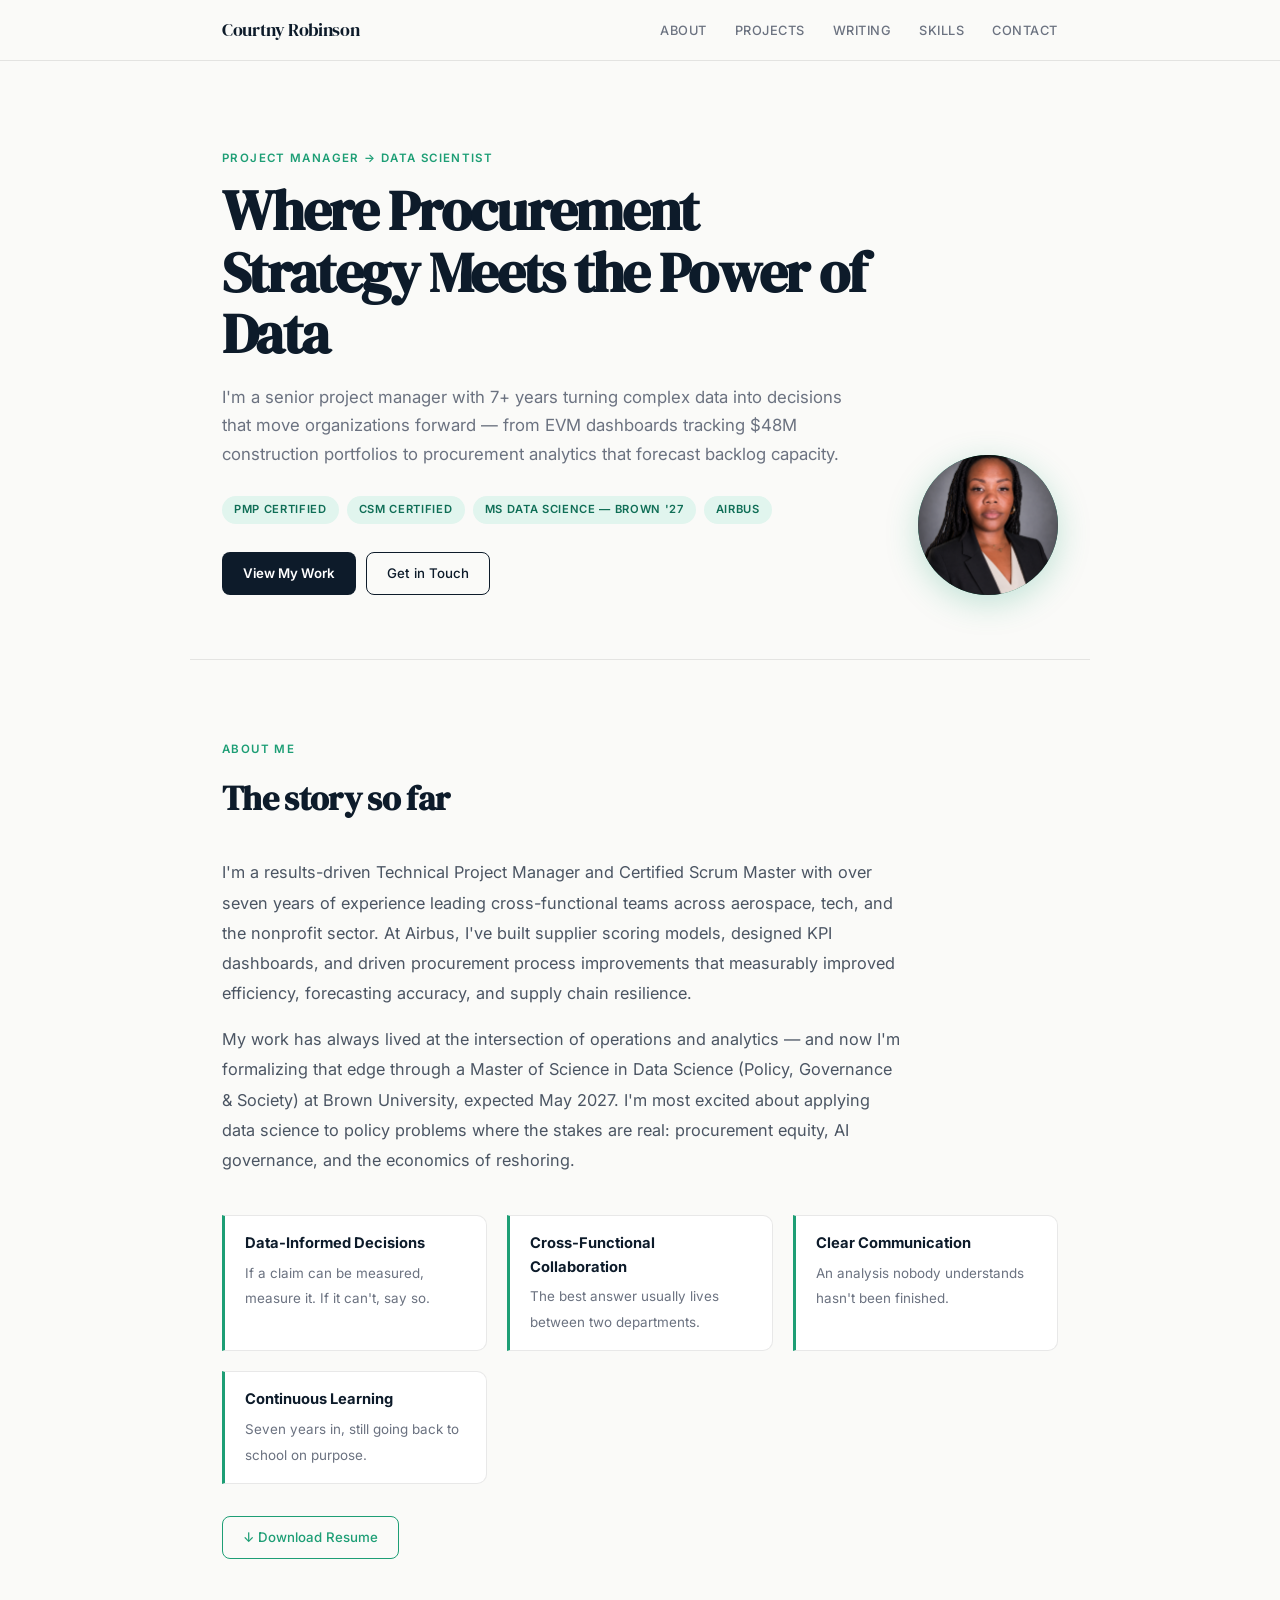
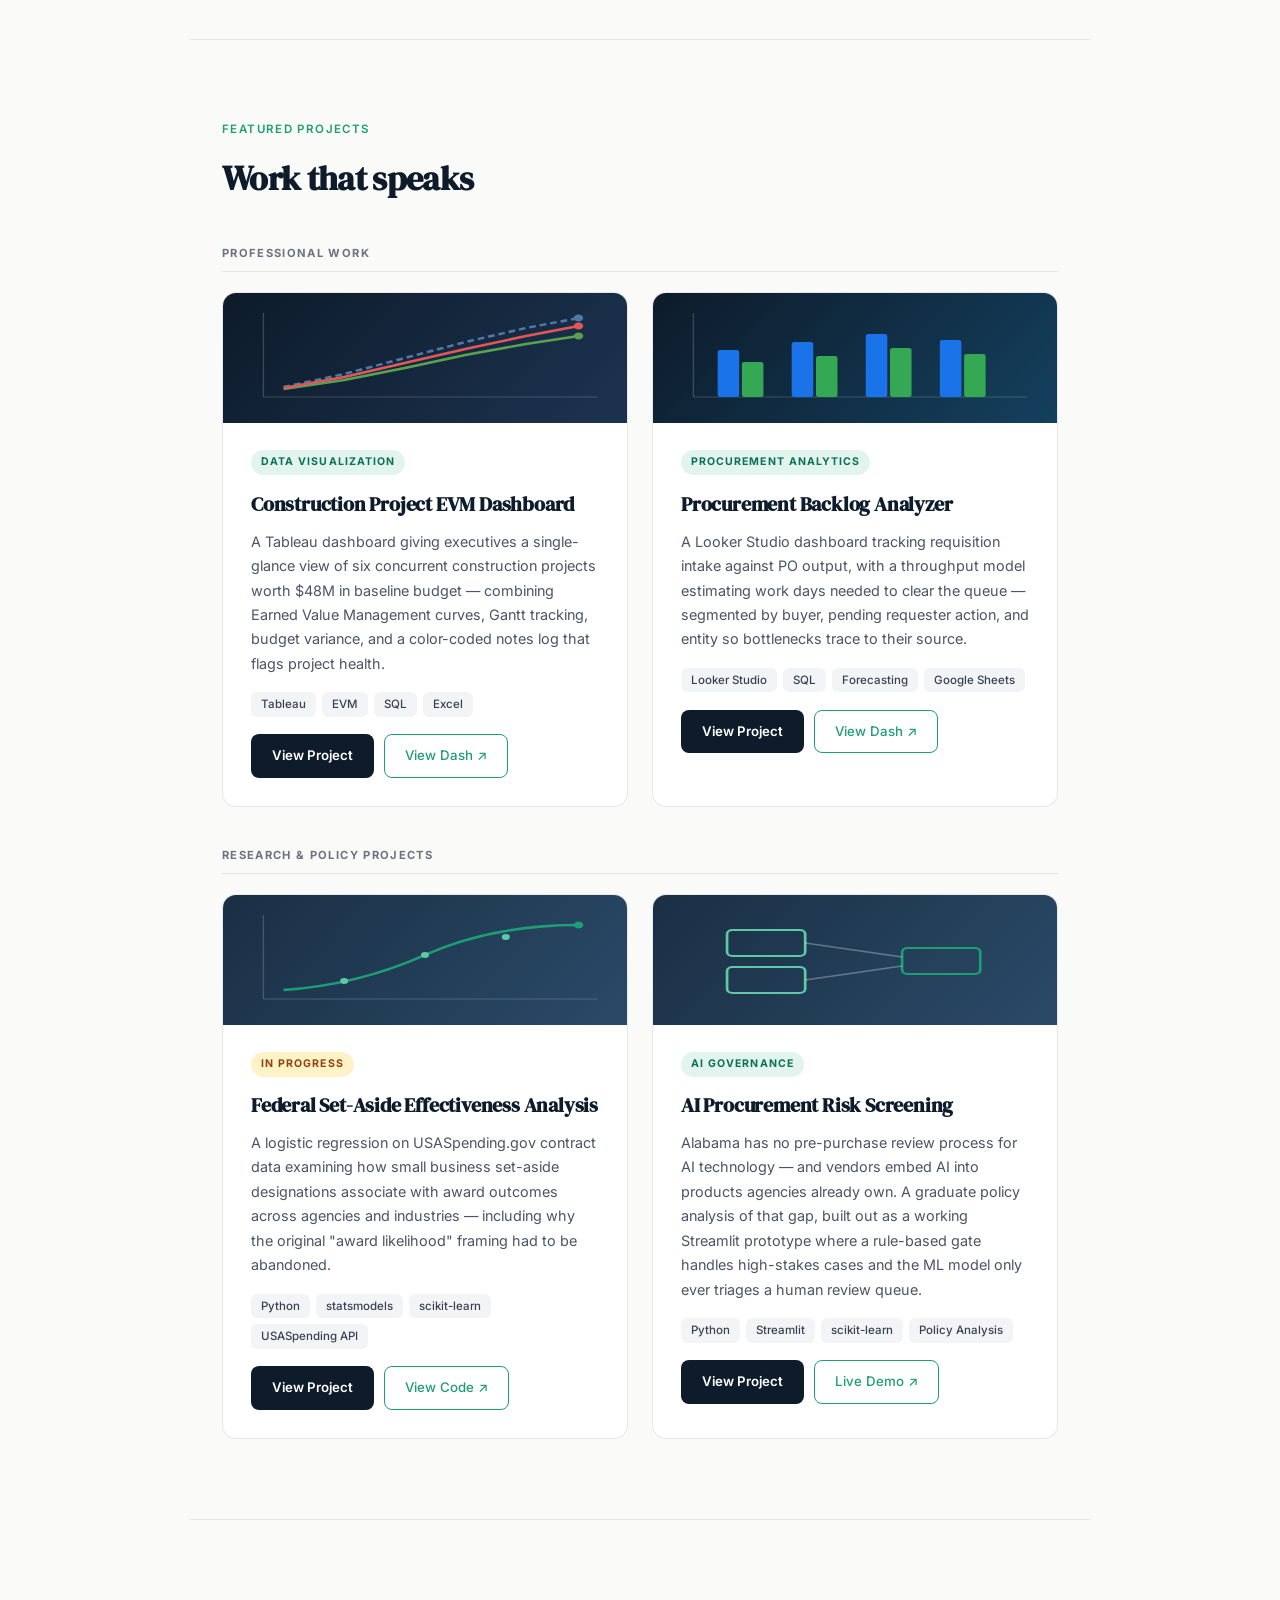
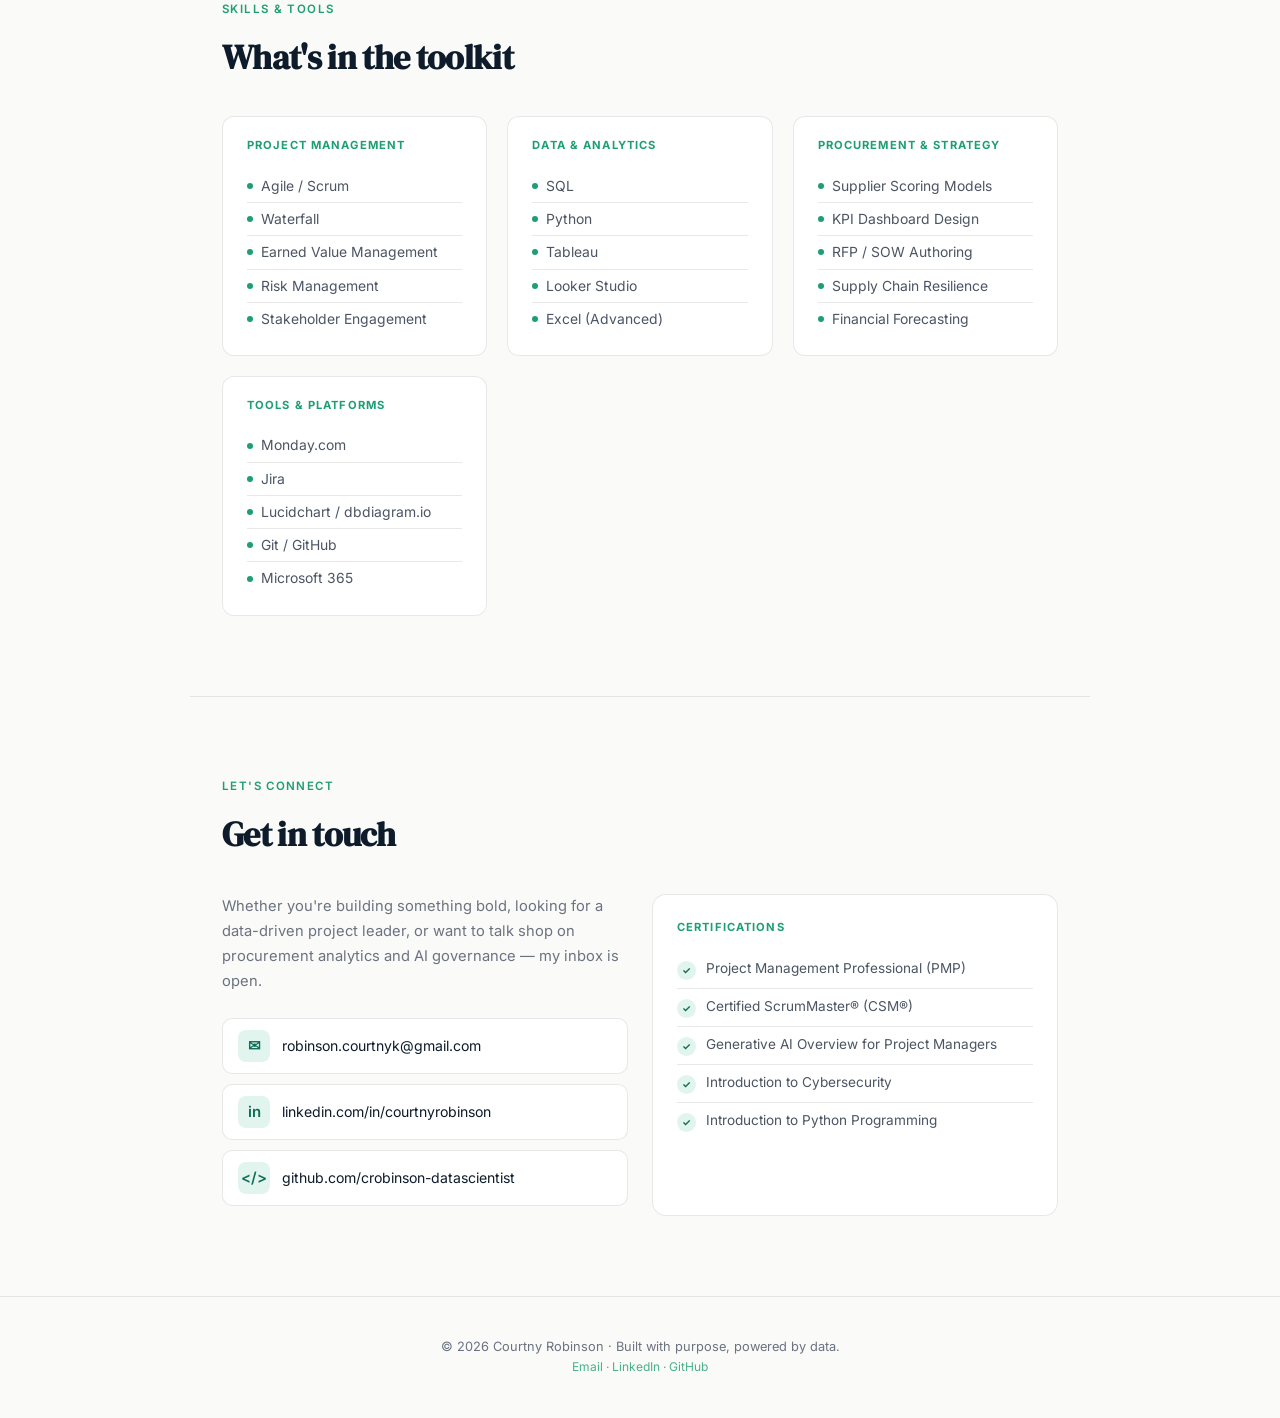
<file: index.html>
<!DOCTYPE html>
<html lang="en">
<head>
<meta charset="UTF-8">
<meta name="viewport" content="width=device-width, initial-scale=1.0">
<title>Courtny Robinson, PMP, CSM — Data-Driven Project Manager</title>
<meta name="description" content="Portfolio of Courtny Robinson — procurement project manager and data science graduate student. Dashboards, analytics, and policy research.">
<link rel="preconnect" href="https://fonts.googleapis.com">
<link rel="preconnect" href="https://fonts.gstatic.com" crossorigin>
<link href="https://fonts.googleapis.com/css2?family=DM+Serif+Display&family=Inter:wght@300;400;500;600;700&display=swap" rel="stylesheet">
<style>
/* ============================================================
   Courtny Robinson — Portfolio
   Shared stylesheet
   ============================================================ */

*, *::before, *::after { box-sizing: border-box; margin: 0; padding: 0; }

:root {
  --navy: #0D1B2A;
  --navy-soft: #1c3350;
  --teal: #1D9E75;
  --teal-dark: #0F6E56;
  --teal-light: #E1F5EE;
  --cream: #FAFAF8;
  --muted: #6B7280;
  --text: #1a1a1a;
  --text-soft: #4B5563;
  --border: rgba(0,0,0,0.09);
  --chip-bg: #F3F4F6;
}

html { scroll-behavior: smooth; }

body {
  font-family: 'Inter', -apple-system, BlinkMacSystemFont, sans-serif;
  background: var(--cream);
  color: var(--text);
  line-height: 1.6;
  -webkit-font-smoothing: antialiased;
}

/* ---------- Layout ---------- */
.wrap { max-width: 900px; margin: 0 auto; padding: 0 2rem; }
section { padding: 5rem 0; }
.divider { height: 1px; background: var(--border); max-width: 900px; margin: 0 auto; }

/* ---------- Nav ---------- */
nav {
  position: sticky; top: 0; z-index: 100;
  background: rgba(250,250,248,0.93);
  backdrop-filter: blur(10px);
  border-bottom: 1px solid var(--border);
}
.nav-inner {
  max-width: 900px; margin: 0 auto; padding: 0 2rem; height: 60px;
  display: flex; justify-content: space-between; align-items: center;
}
.nav-logo {
  font-family: 'DM Serif Display', Georgia, serif;
  font-size: 1.1rem; color: var(--navy); letter-spacing: -0.02em;
  text-decoration: none;
}
.nav-links { display: flex; gap: 1.75rem; list-style: none; }
.nav-links a {
  font-size: 0.8rem; font-weight: 500; color: var(--muted);
  text-decoration: none; letter-spacing: 0.04em; text-transform: uppercase;
  transition: color 0.2s; padding-bottom: 2px;
}
.nav-links a:hover, .nav-links a.active { color: var(--teal); }
.nav-links a.active { border-bottom: 2px solid var(--teal); }

.nav-toggle {
  display: none; background: none; border: none; cursor: pointer;
  font-size: 1.4rem; color: var(--navy);
}

/* ---------- Typography ---------- */
h1 {
  font-family: 'DM Serif Display', Georgia, serif;
  font-size: clamp(2.2rem, 5.5vw, 3.5rem);
  line-height: 1.1; color: var(--navy);
  letter-spacing: -0.03em; margin-bottom: 1.1rem;
}
h2 {
  font-family: 'DM Serif Display', Georgia, serif;
  font-size: clamp(1.6rem, 3.5vw, 2.1rem);
  color: var(--navy); letter-spacing: -0.02em; margin-bottom: 2rem;
}
h3 {
  font-family: 'DM Serif Display', Georgia, serif;
  font-size: 1.25rem; color: var(--navy);
  letter-spacing: -0.01em; margin-bottom: 0.6rem;
}
.eyebrow {
  font-size: 0.72rem; font-weight: 600; letter-spacing: 0.12em;
  text-transform: uppercase; color: var(--teal); margin-bottom: 0.8rem;
}
.lede { font-size: 1.05rem; color: var(--muted); line-height: 1.7; max-width: 620px; }

/* ---------- Hero ---------- */
#hero {
  padding-top: 5.5rem; padding-bottom: 4rem;
  display: grid; grid-template-columns: minmax(0, 1fr) 140px;
  align-items: end; gap: 3rem;
}
.avatar {
  width: 140px; height: 140px; min-width: 140px; max-width: 140px;
  border-radius: 50%;
  background: linear-gradient(135deg, var(--teal) 0%, var(--teal-dark) 100%);
  display: flex; align-items: center; justify-content: center;
  font-family: 'DM Serif Display', Georgia, serif;
  font-size: 2.8rem; color: #fff; flex-shrink: 0;
  box-shadow: 0 8px 32px rgba(29,158,117,0.25);
  overflow: hidden; padding: 0;
}
.avatar img {
  width: 100%; height: 100%;
  object-fit: cover; display: block;
}

/* ---------- Badges & chips ---------- */
.badge-row { display: flex; flex-wrap: wrap; gap: 8px; margin: 1.75rem 0; }
.badge {
  font-size: 0.7rem; font-weight: 600; letter-spacing: 0.06em;
  text-transform: uppercase; padding: 5px 12px; border-radius: 100px;
  background: var(--teal-light); color: var(--teal-dark);
}
.chips { display: flex; flex-wrap: wrap; gap: 6px; }
.chip {
  font-size: 0.72rem; font-weight: 500; padding: 3px 10px;
  border-radius: 6px; background: var(--chip-bg); color: #374151;
}
.tag {
  font-size: 0.66rem; font-weight: 700; letter-spacing: 0.1em;
  text-transform: uppercase; color: var(--teal-dark);
  background: var(--teal-light); padding: 4px 10px;
  border-radius: 100px; display: inline-block; margin-bottom: 0.8rem;
}
.tag-progress { background: #FEF3C7; color: #92400E; }

/* ---------- Buttons ---------- */
.btn-row { display: flex; gap: 10px; flex-wrap: wrap; }
.btn {
  font-size: 0.83rem; font-weight: 600; padding: 10px 20px;
  border-radius: 8px; text-decoration: none; cursor: pointer;
  display: inline-flex; align-items: center; gap: 6px;
  transition: all 0.2s; border: 1.5px solid transparent;
}
.btn-primary { background: var(--navy); color: #fff; }
.btn-primary:hover { background: var(--navy-soft); }
.btn-outline {
  background: transparent; color: var(--teal);
  border-color: var(--teal); font-weight: 500;
}
.btn-outline:hover { background: var(--teal); color: #fff; }
.btn-ghost {
  background: transparent; color: var(--navy); border-color: var(--navy);
  font-weight: 500;
}
.btn-ghost:hover { background: var(--navy); color: #fff; }

/* ---------- Cards ---------- */
.card {
  background: #fff; border: 1px solid var(--border);
  border-radius: 14px; overflow: hidden;
  transition: box-shadow 0.2s, transform 0.2s;
}
.card:hover { box-shadow: 0 10px 34px rgba(0,0,0,0.08); transform: translateY(-2px); }
.card-body { padding: 1.5rem 1.75rem 1.75rem; }
.card-body p { font-size: 0.9rem; line-height: 1.7; color: var(--text-soft); margin-bottom: 1rem; }

.thumb { height: 130px; position: relative; }
.thumb-evm { background: linear-gradient(135deg, var(--navy) 0%, var(--navy-soft) 100%); }
.thumb-proc { background: linear-gradient(135deg, var(--navy) 0%, #14405e 100%); }
.thumb-research { background: linear-gradient(135deg, #1a2f44 0%, #2a4a68 100%); }

/* ---------- Grids ---------- */
.grid-2 { display: grid; grid-template-columns: 1fr 1fr; gap: 1.5rem; }
.grid-auto { display: grid; grid-template-columns: repeat(auto-fit, minmax(220px,1fr)); gap: 1.25rem; }

.group-label {
  font-size: 0.7rem; font-weight: 700; letter-spacing: 0.12em;
  text-transform: uppercase; color: var(--muted);
  margin: 2.5rem 0 1.25rem; padding-bottom: 0.5rem;
  border-bottom: 1px solid var(--border);
}
.group-label:first-of-type { margin-top: 0; }

/* ---------- About ---------- */
.about-text { font-size: 1.02rem; line-height: 1.85; color: var(--text-soft); max-width: 680px; }
.about-text p { margin-bottom: 1rem; }

.value-item {
  background: #fff; border: 1px solid var(--border);
  border-left: 3px solid var(--teal);
  border-radius: 0 10px 10px 0; padding: 1rem 1.25rem;
}
.value-item strong { display: block; color: var(--navy); font-size: 0.92rem; margin-bottom: 0.25rem; }
.value-item span { font-size: 0.84rem; color: var(--muted); line-height: 1.6; }

/* ---------- Skills ---------- */
.skill-group {
  background: #fff; border: 1px solid var(--border);
  border-radius: 12px; padding: 1.25rem 1.5rem;
}
.skill-group-title {
  font-size: 0.7rem; font-weight: 700; letter-spacing: 0.1em;
  text-transform: uppercase; color: var(--teal); margin-bottom: 0.9rem;
}
.skill-list { list-style: none; }
.skill-list li {
  font-size: 0.87rem; color: var(--text-soft); padding: 5px 0;
  border-bottom: 1px solid var(--border);
  display: flex; align-items: center; gap: 8px;
}
.skill-list li:last-child { border-bottom: none; }
.dot { width: 6px; height: 6px; border-radius: 50%; background: var(--teal); flex-shrink: 0; }

/* ---------- Contact ---------- */
.contact-link {
  display: flex; align-items: center; gap: 12px;
  font-size: 0.88rem; color: var(--navy); text-decoration: none;
  padding: 11px 15px; border-radius: 10px; background: #fff;
  border: 1px solid var(--border); transition: all 0.2s; margin-bottom: 10px;
}
.contact-link:hover { border-color: var(--teal); color: var(--teal); }
.contact-icon {
  width: 32px; height: 32px; border-radius: 8px; background: var(--teal-light);
  display: flex; align-items: center; justify-content: center;
  font-size: 15px; flex-shrink: 0; color: var(--teal-dark); font-weight: 600;
}

.cert-block {
  background: #fff; border: 1px solid var(--border);
  border-radius: 14px; padding: 1.5rem;
}
.cert-item {
  display: flex; align-items: flex-start; gap: 10px;
  padding: 8px 0; border-bottom: 1px solid var(--border);
  font-size: 0.85rem; color: var(--text-soft); line-height: 1.45;
}
.cert-item:last-child { border-bottom: none; }
.check {
  width: 19px; height: 19px; border-radius: 50%;
  background: var(--teal-light); color: var(--teal-dark);
  display: flex; align-items: center; justify-content: center;
  font-size: 10px; font-weight: 700; flex-shrink: 0; margin-top: 2px;
}

/* ---------- Project detail pages ---------- */
.detail-banner {
  height: 180px; border-radius: 14px; margin-bottom: 2rem;
  display: flex; align-items: center; justify-content: center;
}
.pps-block { margin-bottom: 2.25rem; }
.pps-label {
  font-size: 0.7rem; font-weight: 700; letter-spacing: 0.12em;
  text-transform: uppercase; color: var(--teal); margin-bottom: 0.6rem;
}
.pps-block p { font-size: 0.96rem; line-height: 1.8; color: var(--text-soft); margin-bottom: 0.9rem; }
.back-link {
  font-size: 0.83rem; color: var(--muted); text-decoration: none;
  display: inline-flex; align-items: center; gap: 5px; margin-bottom: 1.5rem;
}
.back-link:hover { color: var(--teal); }

.callout {
  background: #fff; border: 1px solid var(--border);
  border-left: 3px solid var(--teal); border-radius: 0 10px 10px 0;
  padding: 1.1rem 1.35rem; font-size: 0.88rem;
  color: var(--text-soft); line-height: 1.7; margin: 1.75rem 0;
}
.callout strong { color: var(--navy); }
.callout-warn { border-left-color: #F59E0B; }

/* ---------- Footer ---------- */
footer {
  border-top: 1px solid var(--border); padding: 2.5rem 2rem;
  text-align: center; font-size: 0.8rem; color: var(--muted);
}
footer a { color: var(--teal); text-decoration: none; }
footer a:hover { text-decoration: underline; }

/* ---------- Scroll reveal ---------- */
.reveal { opacity: 0; transform: translateY(18px); transition: opacity .6s ease, transform .6s ease; }
.reveal.visible { opacity: 1; transform: none; }
@media (prefers-reduced-motion: reduce) {
  .reveal { opacity: 1; transform: none; transition: none; }
  html { scroll-behavior: auto; }
}

/* ---------- Responsive ---------- */
@media (max-width: 720px) {
  .wrap { padding: 0 1.25rem; }
  .nav-inner { padding: 0 1.25rem; }
  section { padding: 3.25rem 0; }
  #hero { grid-template-columns: 1fr; padding-top: 3rem; align-items: start; }
  .avatar { min-width: 88px; max-width: 88px; }
  .avatar { width: 88px; height: 88px; font-size: 1.9rem; }
  .grid-2 { grid-template-columns: 1fr; }
  .nav-links {
    display: none; position: absolute; top: 60px; left: 0; right: 0;
    background: var(--cream); flex-direction: column; gap: 0;
    padding: 0.5rem 1.25rem 1rem; border-bottom: 1px solid var(--border);
  }
  .nav-links.open { display: flex; }
  .nav-links li { padding: 0.6rem 0; }
  .nav-toggle { display: block; }
  .btn-row .btn { flex: 1; justify-content: center; }
}

</style>
</head>
<body>

<nav>
  <div class="nav-inner">
    <a href="index.html" class="nav-logo">Courtny Robinson</a>
    <button class="nav-toggle" aria-label="Toggle navigation">☰</button>
    <ul class="nav-links">
      <li><a href="#about">About</a></li>
      <li><a href="#projects">Projects</a></li>
      <li><a href="writing/index.html">Writing</a></li>
      <li><a href="#skills">Skills</a></li>
      <li><a href="#contact">Contact</a></li>
    </ul>
  </div>
</nav>

<!-- HERO -->
<div class="wrap">
  <section id="hero">
    <div>
      <p class="eyebrow">Project Manager → Data Scientist</p>
      <h1>Where Procurement Strategy Meets the Power of Data</h1>
      <p class="lede">
        I'm a senior project manager with 7+ years turning complex data into decisions that move
        organizations forward — from EVM dashboards tracking $48M construction portfolios to
        procurement analytics that forecast backlog capacity.
      </p>
      <div class="badge-row">
        <span class="badge">PMP Certified</span>
        <span class="badge">CSM Certified</span>
        <span class="badge">MS Data Science — Brown '27</span>
        <span class="badge">Airbus</span>
      </div>
      <div class="btn-row">
        <a href="#projects" class="btn btn-primary">View My Work</a>
        <a href="#contact" class="btn btn-ghost">Get in Touch</a>
      </div>
    </div>
    <div class="avatar">
      <img src="assets/profile.png" alt="Courtny Robinson">
    </div>
  </section>
</div>

<div class="divider"></div>

<!-- ABOUT -->
<div class="wrap">
  <section id="about" class="reveal">
    <p class="eyebrow">About Me</p>
    <h2>The story so far</h2>
    <div class="about-text">
      <p>
        I'm a results-driven Technical Project Manager and Certified Scrum Master with over seven
        years of experience leading cross-functional teams across aerospace, tech, and the nonprofit
        sector. At Airbus, I've built supplier scoring models, designed KPI dashboards, and driven
        procurement process improvements that measurably improved efficiency, forecasting accuracy,
        and supply chain resilience.
      </p>
      <p>
        My work has always lived at the intersection of operations and analytics — and now I'm
        formalizing that edge through a Master of Science in Data Science (Policy, Governance &amp;
        Society) at Brown University, expected May 2027. I'm most excited about applying data science
        to policy problems where the stakes are real: procurement equity, AI governance, and the
        economics of reshoring.
      </p>
    </div>

    <div class="grid-auto" style="margin-top:2.5rem">
      <div class="value-item">
        <strong>Data-Informed Decisions</strong>
        <span>If a claim can be measured, measure it. If it can't, say so.</span>
      </div>
      <div class="value-item">
        <strong>Cross-Functional Collaboration</strong>
        <span>The best answer usually lives between two departments.</span>
      </div>
      <div class="value-item">
        <strong>Clear Communication</strong>
        <span>An analysis nobody understands hasn't been finished.</span>
      </div>
      <div class="value-item">
        <strong>Continuous Learning</strong>
        <span>Seven years in, still going back to school on purpose.</span>
      </div>
    </div>

    <div class="btn-row" style="margin-top:2rem">
      <a href="assets/Courtny_Robinson_Resume.pdf" class="btn btn-outline" download>↓ Download Resume</a>
    </div>
  </section>
</div>

<div class="divider"></div>

<!-- PROJECTS -->
<div class="wrap">
  <section id="projects" class="reveal">
    <p class="eyebrow">Featured Projects</p>
    <h2>Work that speaks</h2>

    <p class="group-label">Professional Work</p>
    <div class="grid-2">

      <div class="card">
        <div class="thumb thumb-evm">
          <svg viewBox="0 0 300 130" width="100%" height="130" preserveAspectRatio="none">
            <line x1="30" y1="104" x2="278" y2="104" stroke="rgba(255,255,255,.18)"/>
            <line x1="30" y1="20" x2="30" y2="104" stroke="rgba(255,255,255,.18)"/>
            <polyline points="45,94 90,81 135,65 180,49 225,35 264,25" fill="none" stroke="#4e79a7" stroke-width="2.5" stroke-dasharray="5,3"/>
            <polyline points="45,96 90,87 135,75 180,62 225,51 264,43" fill="none" stroke="#59a14f" stroke-width="2.5"/>
            <polyline points="45,95 90,84 135,70 180,56 225,43 264,33" fill="none" stroke="#e15759" stroke-width="2.5"/>
            <circle cx="264" cy="43" r="3.5" fill="#59a14f"/>
            <circle cx="264" cy="33" r="3.5" fill="#e15759"/>
            <circle cx="264" cy="25" r="3.5" fill="#4e79a7"/>
          </svg>
        </div>
        <div class="card-body">
          <span class="tag">Data Visualization</span>
          <h3>Construction Project EVM Dashboard</h3>
          <p>
            A Tableau dashboard giving executives a single-glance view of six concurrent construction
            projects worth $48M in baseline budget — combining Earned Value Management curves, Gantt
            tracking, budget variance, and a color-coded notes log that flags project health.
          </p>
          <div class="chips">
            <span class="chip">Tableau</span><span class="chip">EVM</span>
            <span class="chip">SQL</span><span class="chip">Excel</span>
          </div>
          <div class="btn-row" style="margin-top:1.1rem">
            <a href="projects/evm-dashboard.html" class="btn btn-primary">View Project</a>
            <a href="dashboards/evm-dashboard.html" class="btn btn-outline" target="_blank" rel="noopener noreferrer">View Dash ↗</a>
          </div>
        </div>
      </div>

      <div class="card">
        <div class="thumb thumb-proc">
          <svg viewBox="0 0 300 130" width="100%" height="130" preserveAspectRatio="none">
            <line x1="30" y1="104" x2="278" y2="104" stroke="rgba(255,255,255,.18)"/>
            <line x1="30" y1="20" x2="30" y2="104" stroke="rgba(255,255,255,.18)"/>
            <rect x="48" y="57" width="16" height="47" fill="#1a73e8" rx="2"/>
            <rect x="66" y="69" width="16" height="35" fill="#34a853" rx="2"/>
            <rect x="103" y="49" width="16" height="55" fill="#1a73e8" rx="2"/>
            <rect x="121" y="63" width="16" height="41" fill="#34a853" rx="2"/>
            <rect x="158" y="41" width="16" height="63" fill="#1a73e8" rx="2"/>
            <rect x="176" y="55" width="16" height="49" fill="#34a853" rx="2"/>
            <rect x="213" y="47" width="16" height="57" fill="#1a73e8" rx="2"/>
            <rect x="231" y="61" width="16" height="43" fill="#34a853" rx="2"/>
          </svg>
        </div>
        <div class="card-body">
          <span class="tag">Procurement Analytics</span>
          <h3>Procurement Backlog Analyzer</h3>
          <p>
            A Looker Studio dashboard tracking requisition intake against PO output, with a
            throughput model estimating work days needed to clear the queue — segmented by buyer,
            pending requester action, and entity so bottlenecks trace to their source.
          </p>
          <div class="chips">
            <span class="chip">Looker Studio</span><span class="chip">SQL</span>
            <span class="chip">Forecasting</span><span class="chip">Google Sheets</span>
          </div>
          <div class="btn-row" style="margin-top:1.1rem">
            <a href="projects/procurement-analyzer.html" class="btn btn-primary">View Project</a>
            <a href="dashboards/procurement-dashboard.html" class="btn btn-outline" target="_blank" rel="noopener noreferrer">View Dash ↗</a>
          </div>
        </div>
      </div>

    </div>

    <p class="group-label">Research &amp; Policy Projects</p>
    <div class="grid-2">

      <div class="card">
        <div class="thumb thumb-research">
          <svg viewBox="0 0 300 130" width="100%" height="130" preserveAspectRatio="none">
            <line x1="30" y1="104" x2="278" y2="104" stroke="rgba(255,255,255,.18)"/>
            <line x1="30" y1="20" x2="30" y2="104" stroke="rgba(255,255,255,.18)"/>
            <path d="M45,95 Q100,90 150,60 T264,30" fill="none" stroke="#1D9E75" stroke-width="2.5"/>
            <circle cx="90" cy="86" r="3" fill="#5DCAA5"/>
            <circle cx="150" cy="60" r="3" fill="#5DCAA5"/>
            <circle cx="210" cy="42" r="3" fill="#5DCAA5"/>
            <circle cx="264" cy="30" r="3.5" fill="#1D9E75"/>
          </svg>
        </div>
        <div class="card-body">
          <span class="tag tag-progress">In Progress</span>
          <h3>Federal Set-Aside Effectiveness Analysis</h3>
          <p>
            A logistic regression on USASpending.gov contract data examining how small business
            set-aside designations associate with award outcomes across agencies and industries —
            including why the original "award likelihood" framing had to be abandoned.
          </p>
          <div class="chips">
            <span class="chip">Python</span><span class="chip">statsmodels</span>
            <span class="chip">scikit-learn</span><span class="chip">USASpending API</span>
          </div>
          <div class="btn-row" style="margin-top:1.1rem">
            <a href="projects/setaside-analysis.html" class="btn btn-primary">View Project</a>
            <a href="https://github.com/crobinson-datascientist/setaside-analysis" class="btn btn-outline" target="_blank" rel="noopener noreferrer">View Code ↗</a>
          </div>
        </div>
      </div>

      <div class="card">
        <div class="thumb thumb-research">
          <svg viewBox="0 0 300 130" width="100%" height="130" preserveAspectRatio="none">
            <rect x="55" y="35" width="58" height="26" rx="4" fill="none" stroke="#5DCAA5" stroke-width="2"/>
            <rect x="55" y="72" width="58" height="26" rx="4" fill="none" stroke="#5DCAA5" stroke-width="2"/>
            <rect x="185" y="53" width="58" height="26" rx="4" fill="none" stroke="#1D9E75" stroke-width="2"/>
            <line x1="113" y1="48" x2="185" y2="62" stroke="rgba(255,255,255,.3)" stroke-width="1.5"/>
            <line x1="113" y1="85" x2="185" y2="71" stroke="rgba(255,255,255,.3)" stroke-width="1.5"/>
          </svg>
        </div>
        <div class="card-body">
          <span class="tag">AI Governance</span>
          <h3>AI Procurement Risk Screening</h3>
          <p>
            Alabama has no pre-purchase review process for AI technology &mdash; and vendors embed AI
            into products agencies already own. A graduate policy analysis of that gap, built out as a
            working Streamlit prototype where a rule-based gate handles high-stakes cases and the ML
            model only ever triages a human review queue.
          </p>
          <div class="chips">
            <span class="chip">Python</span><span class="chip">Streamlit</span>
            <span class="chip">scikit-learn</span><span class="chip">Policy Analysis</span>
          </div>
          <div class="btn-row" style="margin-top:1.1rem">
            <a href="projects/ai-procurement-screening.html" class="btn btn-primary">View Project</a>
            <a href="https://ai-procurement-screening-tool.streamlit.app/" class="btn btn-outline" target="_blank" rel="noopener noreferrer">Live Demo &#8599;</a>
          </div>
        </div>
      </div>

    </div>
  </section>
</div>

<div class="divider"></div>

<!-- SKILLS -->
<div class="wrap">
  <section id="skills" class="reveal">
    <p class="eyebrow">Skills &amp; Tools</p>
    <h2>What's in the toolkit</h2>
    <div class="grid-auto">
      <div class="skill-group">
        <p class="skill-group-title">Project Management</p>
        <ul class="skill-list">
          <li><span class="dot"></span>Agile / Scrum</li>
          <li><span class="dot"></span>Waterfall</li>
          <li><span class="dot"></span>Earned Value Management</li>
          <li><span class="dot"></span>Risk Management</li>
          <li><span class="dot"></span>Stakeholder Engagement</li>
        </ul>
      </div>
      <div class="skill-group">
        <p class="skill-group-title">Data &amp; Analytics</p>
        <ul class="skill-list">
          <li><span class="dot"></span>SQL</li>
          <li><span class="dot"></span>Python</li>
          <li><span class="dot"></span>Tableau</li>
          <li><span class="dot"></span>Looker Studio</li>
          <li><span class="dot"></span>Excel (Advanced)</li>
        </ul>
      </div>
      <div class="skill-group">
        <p class="skill-group-title">Procurement &amp; Strategy</p>
        <ul class="skill-list">
          <li><span class="dot"></span>Supplier Scoring Models</li>
          <li><span class="dot"></span>KPI Dashboard Design</li>
          <li><span class="dot"></span>RFP / SOW Authoring</li>
          <li><span class="dot"></span>Supply Chain Resilience</li>
          <li><span class="dot"></span>Financial Forecasting</li>
        </ul>
      </div>
      <div class="skill-group">
        <p class="skill-group-title">Tools &amp; Platforms</p>
        <ul class="skill-list">
          <li><span class="dot"></span>Monday.com</li>
          <li><span class="dot"></span>Jira</li>
          <li><span class="dot"></span>Lucidchart / dbdiagram.io</li>
          <li><span class="dot"></span>Git / GitHub</li>
          <li><span class="dot"></span>Microsoft 365</li>
        </ul>
      </div>
    </div>
  </section>
</div>

<div class="divider"></div>

<!-- CONTACT -->
<div class="wrap">
  <section id="contact" class="reveal">
    <p class="eyebrow">Let's Connect</p>
    <h2>Get in touch</h2>
    <div class="grid-2">
      <div>
        <p style="font-size:0.92rem;color:var(--muted);line-height:1.7;margin-bottom:1.5rem">
          Whether you're building something bold, looking for a data-driven project leader, or want
          to talk shop on procurement analytics and AI governance — my inbox is open.
        </p>
        <a href="mailto:robinson.courtnyk@gmail.com" class="contact-link">
          <span class="contact-icon">✉</span> robinson.courtnyk@gmail.com
        </a>
        <a href="https://www.linkedin.com/in/courtnyrobinson" class="contact-link" target="_blank" rel="noopener noreferrer">
          <span class="contact-icon">in</span> linkedin.com/in/courtnyrobinson
        </a>
        <a href="https://github.com/crobinson-datascientist" class="contact-link" target="_blank" rel="noopener noreferrer">
          <span class="contact-icon">&lt;/&gt;</span> github.com/crobinson-datascientist
        </a>
      </div>
      <div class="cert-block">
        <p class="skill-group-title">Certifications</p>
        <div class="cert-item"><span class="check">✓</span>Project Management Professional (PMP)</div>
        <div class="cert-item"><span class="check">✓</span>Certified ScrumMaster® (CSM®)</div>
        <div class="cert-item"><span class="check">✓</span>Generative AI Overview for Project Managers</div>
        <div class="cert-item"><span class="check">✓</span>Introduction to Cybersecurity</div>
        <div class="cert-item"><span class="check">✓</span>Introduction to Python Programming</div>
      </div>
    </div>
  </section>
</div>

<footer>
  © 2026 Courtny Robinson · Built with purpose, powered by data.<br>
  <span style="font-size:0.75rem;opacity:0.8">
    <a href="mailto:robinson.courtnyk@gmail.com">Email</a> ·
    <a href="https://www.linkedin.com/in/courtnyrobinson" target="_blank" rel="noopener noreferrer">LinkedIn</a> ·
    <a href="https://github.com/crobinson-datascientist" target="_blank" rel="noopener noreferrer">GitHub</a>
  </span>
</footer>

<script>
// Mobile nav toggle
document.addEventListener('DOMContentLoaded', function () {
  var toggle = document.querySelector('.nav-toggle');
  var links = document.querySelector('.nav-links');
  if (toggle && links) {
    toggle.addEventListener('click', function () {
      links.classList.toggle('open');
    });
    links.addEventListener('click', function (e) {
      if (e.target.tagName === 'A') links.classList.remove('open');
    });
  }

  // Scroll reveal
  var revealEls = document.querySelectorAll('.reveal');
  if ('IntersectionObserver' in window) {
    var obs = new IntersectionObserver(function (entries) {
      entries.forEach(function (entry) {
        if (entry.isIntersecting) {
          entry.target.classList.add('visible');
          obs.unobserve(entry.target);
        }
      });
    }, { threshold: 0.12, rootMargin: '0px 0px -40px 0px' });
    revealEls.forEach(function (el) { obs.observe(el); });
  } else {
    revealEls.forEach(function (el) { el.classList.add('visible'); });
  }
});

</script>
</body>
</html>
</file>
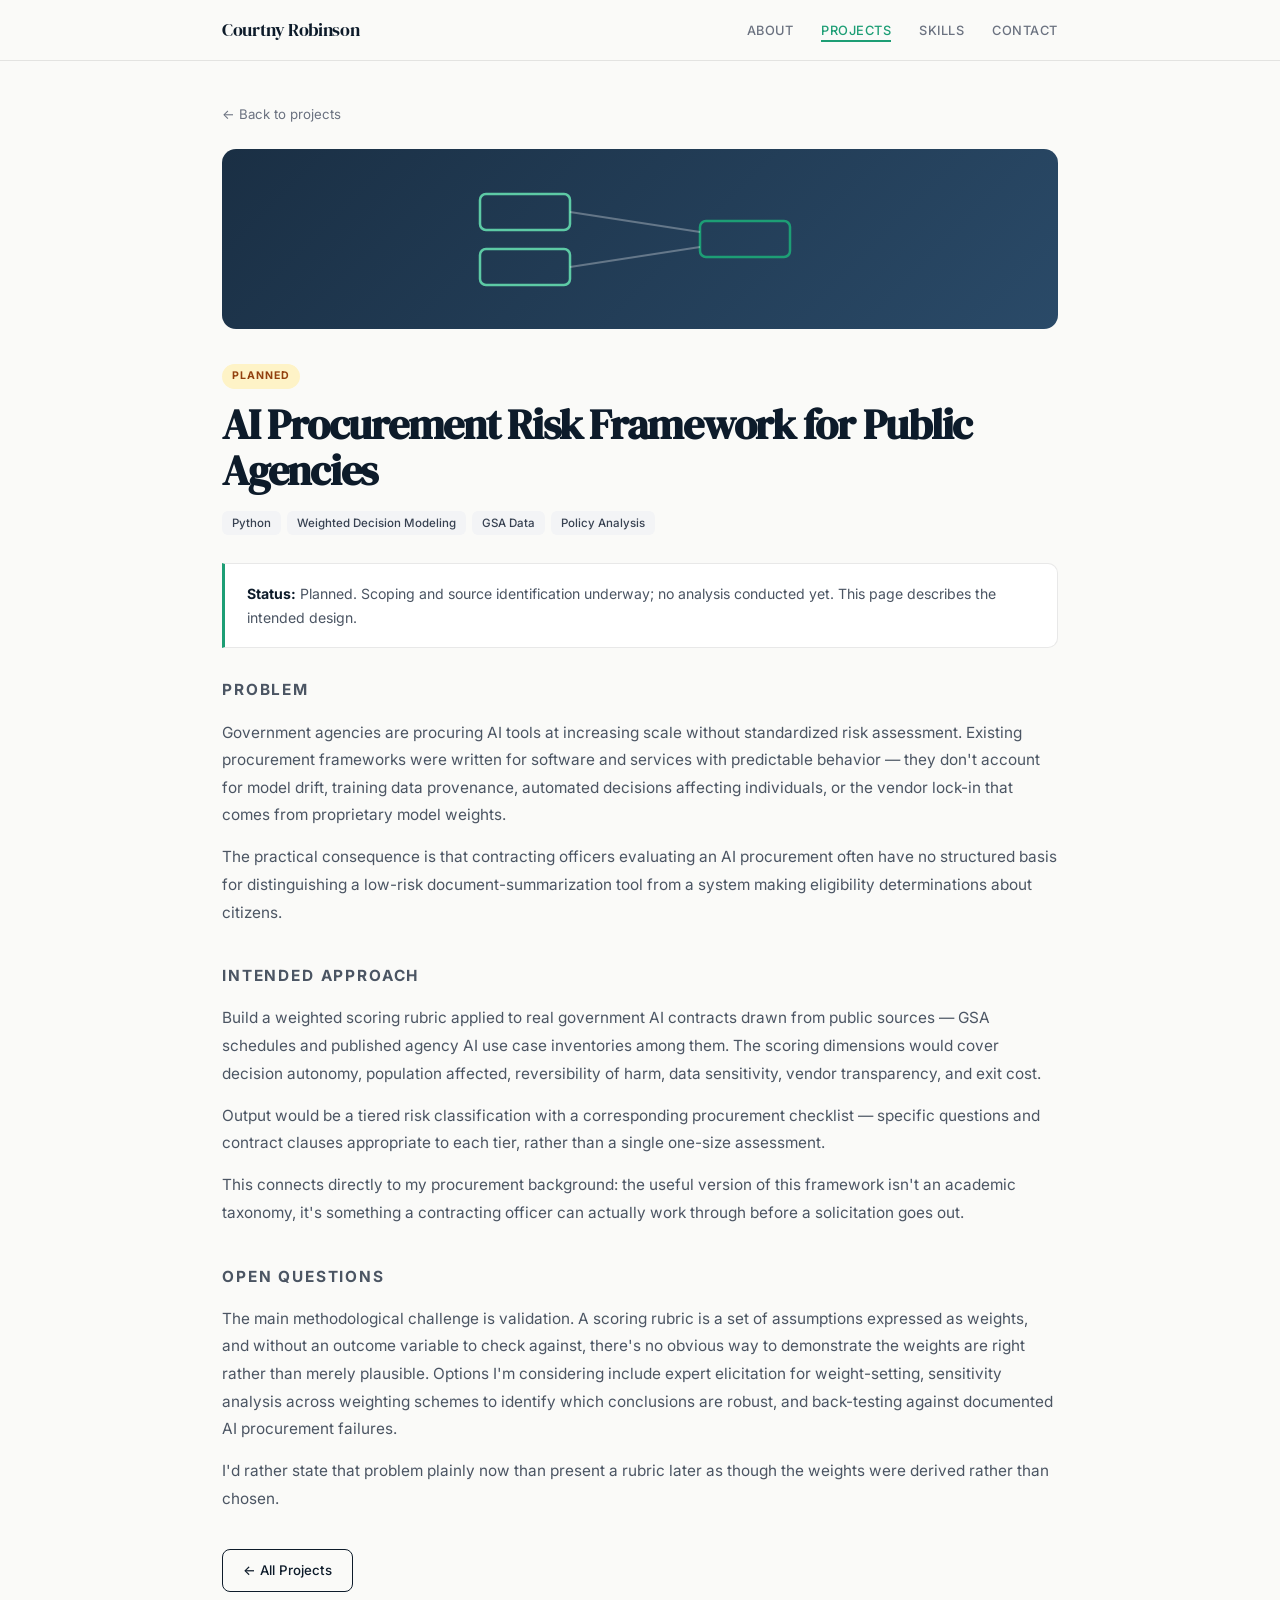
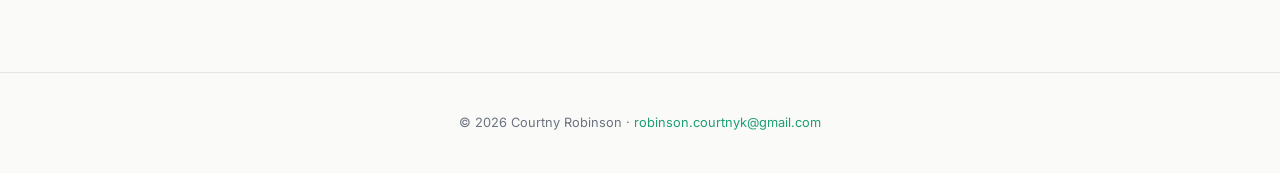
<file: ai-procurement-risk.html>
<!DOCTYPE html>
<html lang="en">
<head>
<meta charset="UTF-8">
<meta name="viewport" content="width=device-width, initial-scale=1.0">
<title>AI Procurement Risk Framework — Courtny Robinson</title>
<link rel="preconnect" href="https://fonts.googleapis.com">
<link href="https://fonts.googleapis.com/css2?family=DM+Serif+Display&family=Inter:wght@300;400;500;600;700&display=swap" rel="stylesheet">
<link rel="stylesheet" href="../assets/style.css">
</head>
<body>

<nav>
  <div class="nav-inner">
    <a href="../index.html" class="nav-logo">Courtny Robinson</a>
    <button class="nav-toggle" aria-label="Toggle navigation">☰</button>
    <ul class="nav-links">
      <li><a href="../index.html#about">About</a></li>
      <li><a href="../index.html#projects" class="active">Projects</a></li>
      <li><a href="../index.html#skills">Skills</a></li>
      <li><a href="../index.html#contact">Contact</a></li>
    </ul>
  </div>
</nav>

<div class="wrap">
  <section style="padding-top:2.5rem">
    <a href="../index.html#projects" class="back-link">← Back to projects</a>

    <div class="detail-banner thumb-research">
      <svg viewBox="0 0 500 180" width="100%" height="180" preserveAspectRatio="xMidYMid meet">
        <rect x="90" y="45" width="90" height="36" rx="6" fill="none" stroke="#5DCAA5" stroke-width="2.5"/>
        <rect x="90" y="100" width="90" height="36" rx="6" fill="none" stroke="#5DCAA5" stroke-width="2.5"/>
        <rect x="310" y="72" width="90" height="36" rx="6" fill="none" stroke="#1D9E75" stroke-width="2.5"/>
        <line x1="180" y1="63" x2="310" y2="83" stroke="rgba(255,255,255,.3)" stroke-width="2"/>
        <line x1="180" y1="118" x2="310" y2="98" stroke="rgba(255,255,255,.3)" stroke-width="2"/>
      </svg>
    </div>

    <span class="tag tag-progress">Planned</span>
    <h1 style="font-size:clamp(1.8rem,4.5vw,2.6rem)">AI Procurement Risk Framework for Public Agencies</h1>
    <div class="chips" style="margin:1rem 0 1.5rem">
      <span class="chip">Python</span><span class="chip">Weighted Decision Modeling</span>
      <span class="chip">GSA Data</span><span class="chip">Policy Analysis</span>
    </div>

    <div class="callout">
      <strong>Status:</strong> Planned. Scoping and source identification underway; no analysis
      conducted yet. This page describes the intended design.
    </div>

    <div class="pps-block">
      <p class="pps-label">Problem</p>
      <p>
        Government agencies are procuring AI tools at increasing scale without standardized risk
        assessment. Existing procurement frameworks were written for software and services with
        predictable behavior — they don't account for model drift, training data provenance, automated
        decisions affecting individuals, or the vendor lock-in that comes from proprietary model
        weights.
      </p>
      <p>
        The practical consequence is that contracting officers evaluating an AI procurement often have
        no structured basis for distinguishing a low-risk document-summarization tool from a system
        making eligibility determinations about citizens.
      </p>
    </div>

    <div class="pps-block">
      <p class="pps-label">Intended approach</p>
      <p>
        Build a weighted scoring rubric applied to real government AI contracts drawn from public
        sources — GSA schedules and published agency AI use case inventories among them. The scoring
        dimensions would cover decision autonomy, population affected, reversibility of harm, data
        sensitivity, vendor transparency, and exit cost.
      </p>
      <p>
        Output would be a tiered risk classification with a corresponding procurement checklist —
        specific questions and contract clauses appropriate to each tier, rather than a single
        one-size assessment.
      </p>
      <p>
        This connects directly to my procurement background: the useful version of this framework isn't
        an academic taxonomy, it's something a contracting officer can actually work through before a
        solicitation goes out.
      </p>
    </div>

    <div class="pps-block">
      <p class="pps-label">Open questions</p>
      <p>
        The main methodological challenge is validation. A scoring rubric is a set of assumptions
        expressed as weights, and without an outcome variable to check against, there's no obvious way
        to demonstrate the weights are right rather than merely plausible. Options I'm considering
        include expert elicitation for weight-setting, sensitivity analysis across weighting schemes to
        identify which conclusions are robust, and back-testing against documented AI procurement
        failures.
      </p>
      <p>
        I'd rather state that problem plainly now than present a rubric later as though the weights
        were derived rather than chosen.
      </p>
    </div>

    <div class="btn-row" style="margin-top:2rem">
      <a href="../index.html#projects" class="btn btn-ghost">← All Projects</a>
    </div>
  </section>
</div>

<footer>
  © 2026 Courtny Robinson · <a href="mailto:robinson.courtnyk@gmail.com">robinson.courtnyk@gmail.com</a>
</footer>

<script src="../assets/main.js"></script>
</body>
</html>
</file>
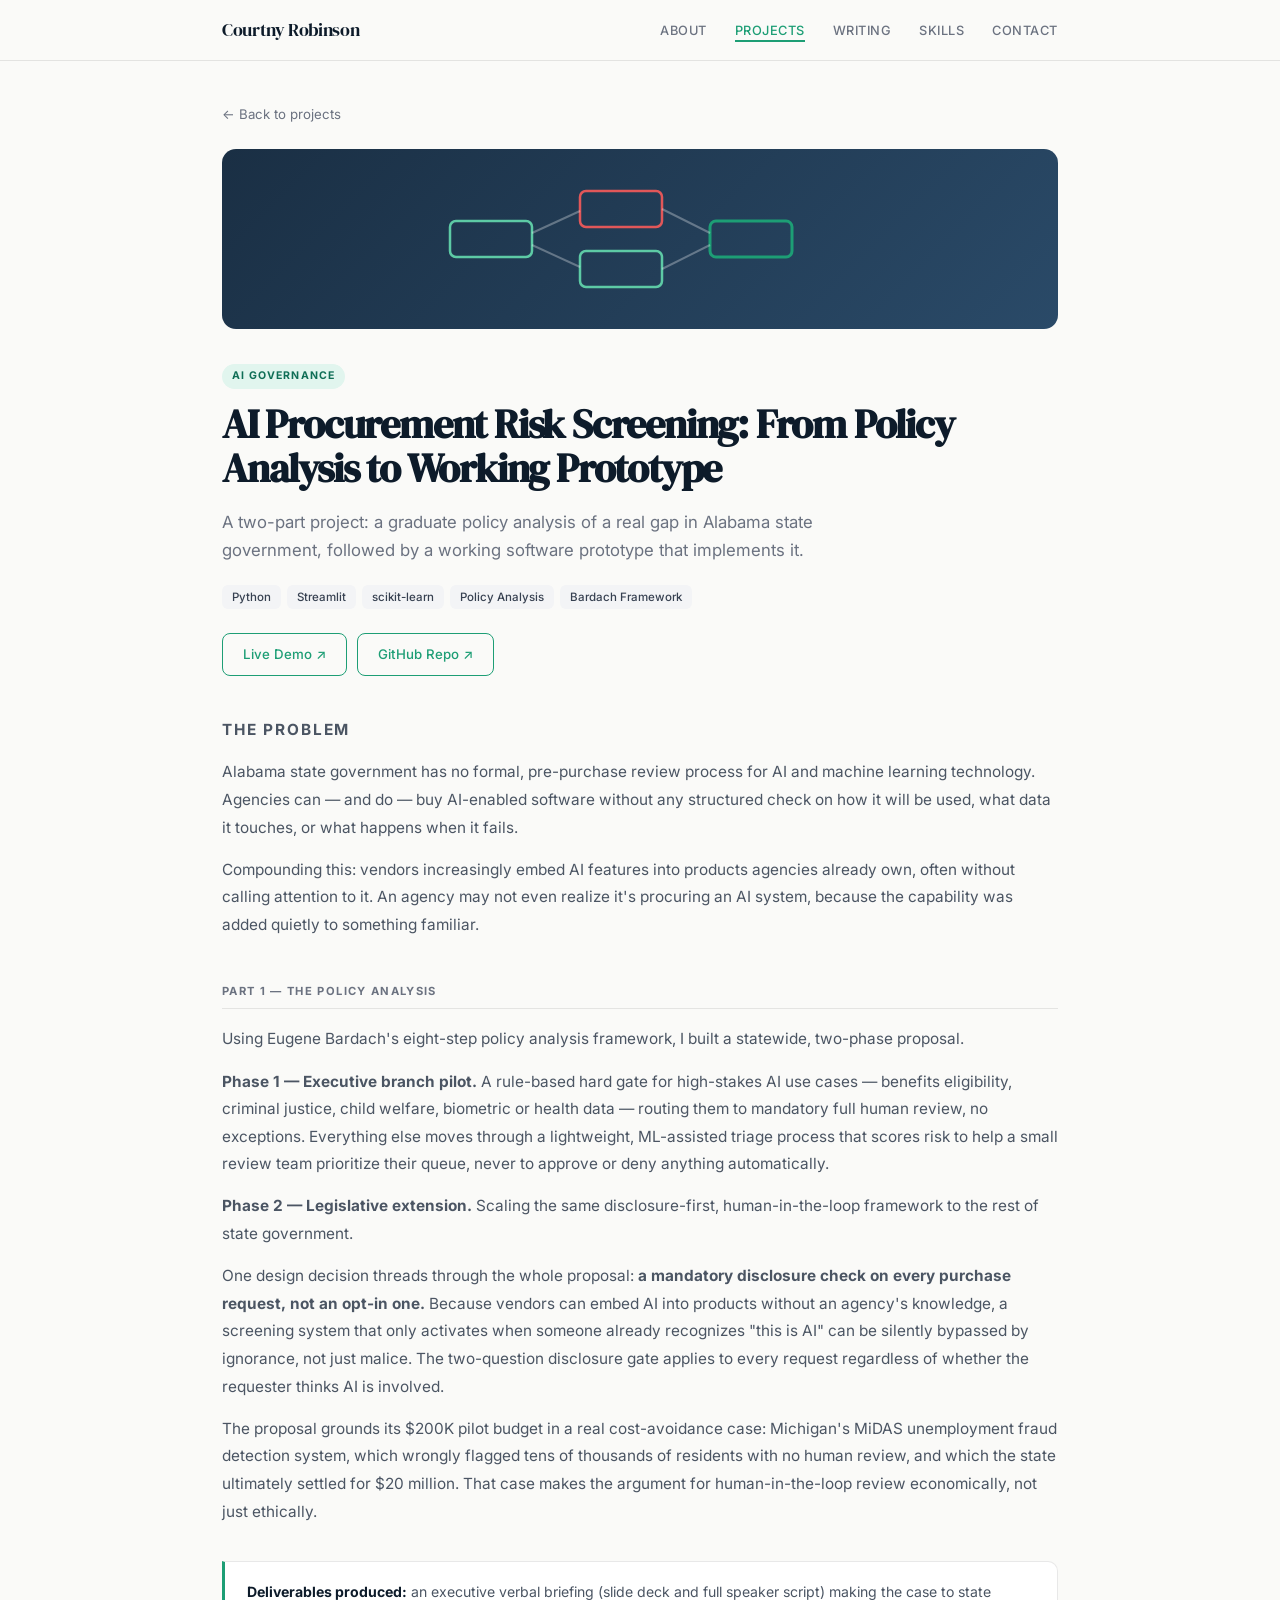
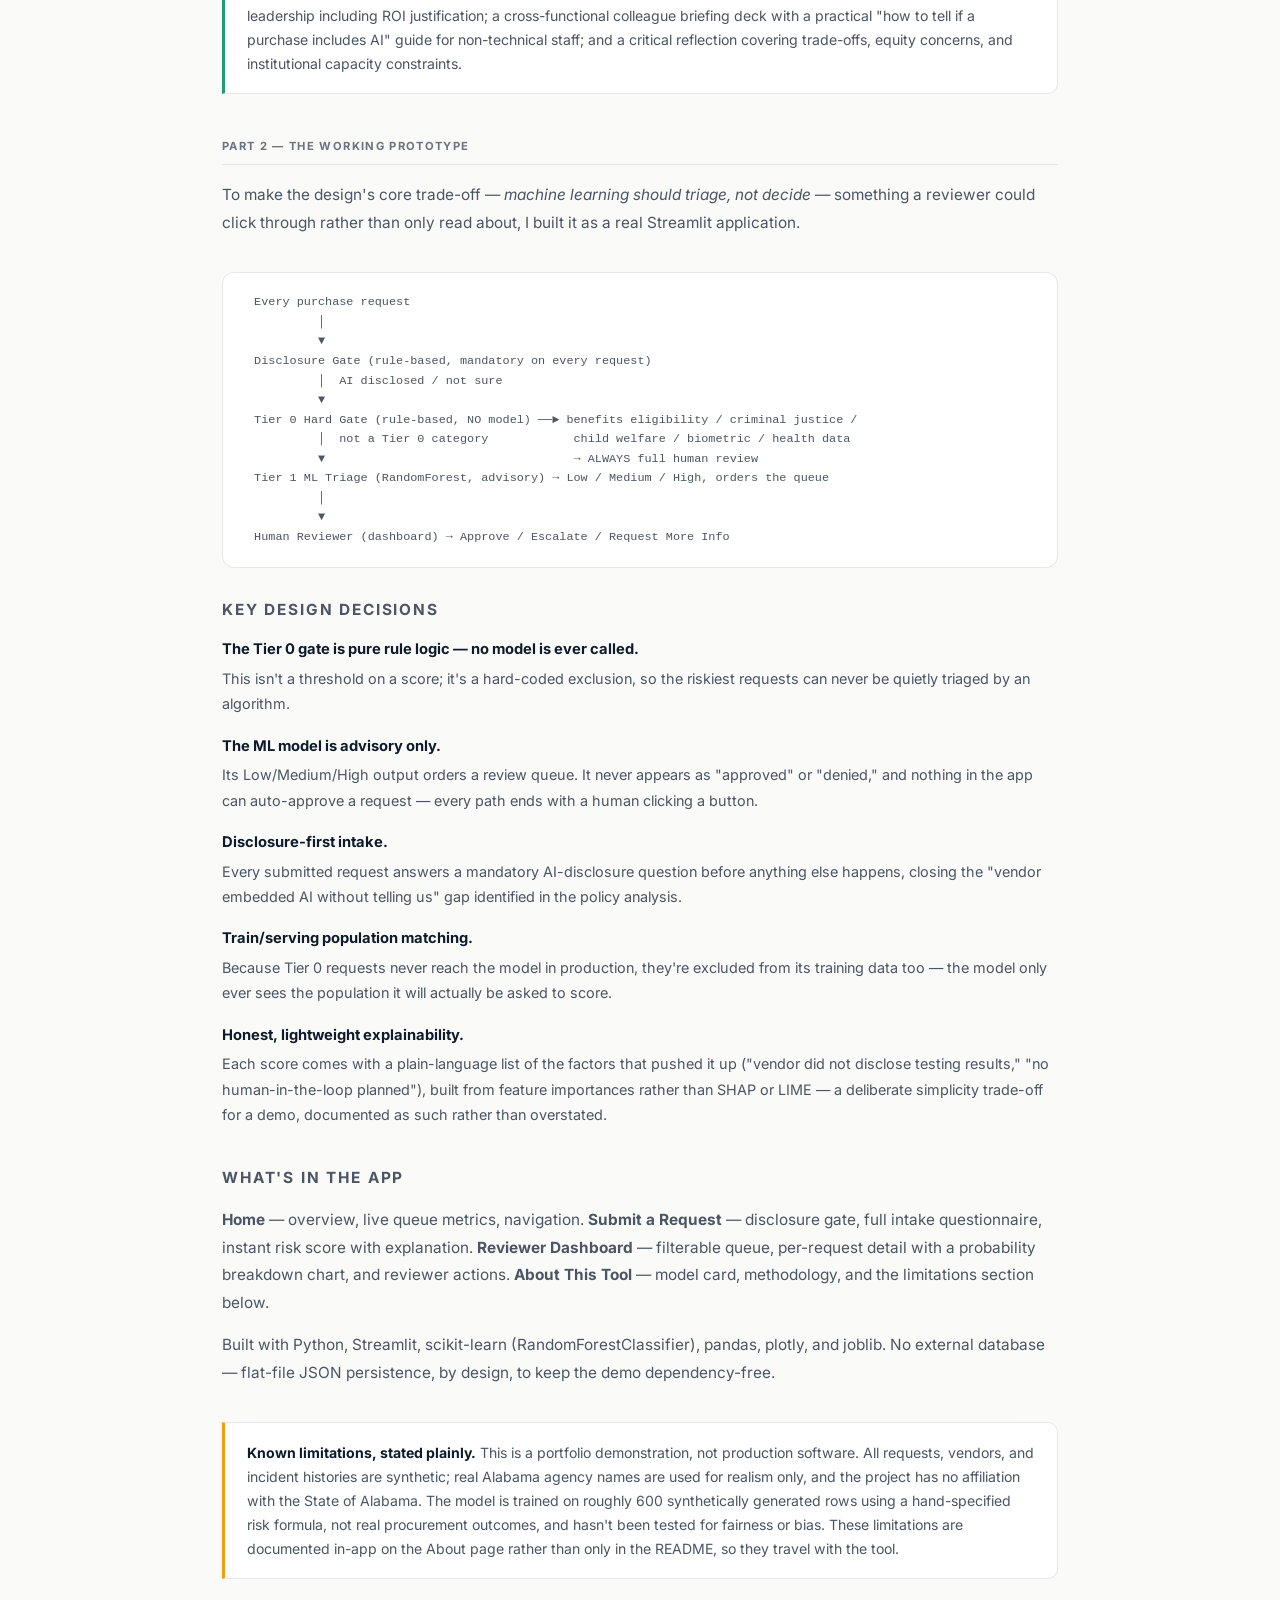
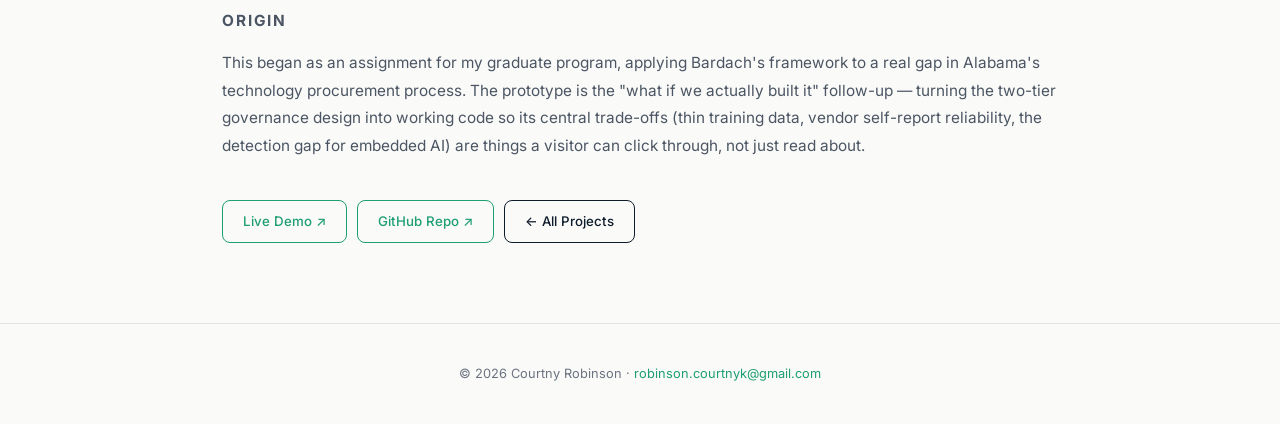
<file: ai-procurement-screening.html>
<!DOCTYPE html>
<html lang="en">
<head>
<meta charset="UTF-8">
<meta name="viewport" content="width=device-width, initial-scale=1.0">
<title>AI Procurement Risk Screening — Courtny Robinson</title>
<meta name="description" content="A graduate policy analysis of Alabama's AI procurement gap, implemented as a working two-tier screening prototype.">
<link rel="preconnect" href="https://fonts.googleapis.com">
<link href="https://fonts.googleapis.com/css2?family=DM+Serif+Display&family=Inter:wght@300;400;500;600;700&display=swap" rel="stylesheet">
<link rel="stylesheet" href="../assets/style.css">
<style>
  .arch {
    background: #fff; border: 1px solid var(--border); border-radius: 12px;
    padding: 1.25rem 1.5rem; margin: 1.75rem 0;
    font-family: ui-monospace, SFMono-Regular, Menlo, monospace;
    font-size: .74rem; line-height: 1.65; color: var(--text-soft);
    white-space: pre; overflow-x: auto;
  }
  .part-label {
    font-size: .7rem; font-weight: 700; letter-spacing: .12em;
    text-transform: uppercase; color: var(--muted);
    margin: 2.75rem 0 1rem; padding-bottom: .5rem;
    border-bottom: 1px solid var(--border);
  }
  .kd { margin-bottom: 1.1rem; }
  .kd strong { display: block; color: var(--navy); font-size: .92rem; margin-bottom: .25rem; }
  .kd span { font-size: .9rem; line-height: 1.75; color: var(--text-soft); }
</style>
</head>
<body>

<nav>
  <div class="nav-inner">
    <a href="../index.html" class="nav-logo">Courtny Robinson</a>
    <button class="nav-toggle" aria-label="Toggle navigation">☰</button>
    <ul class="nav-links">
      <li><a href="../index.html#about">About</a></li>
      <li><a href="../index.html#projects" class="active">Projects</a></li>
      <li><a href="../writing/index.html">Writing</a></li>
      <li><a href="../index.html#skills">Skills</a></li>
      <li><a href="../index.html#contact">Contact</a></li>
    </ul>
  </div>
</nav>

<div class="wrap">
  <section style="padding-top:2.5rem">
    <a href="../index.html#projects" class="back-link">← Back to projects</a>

    <div class="detail-banner thumb-research">
      <svg viewBox="0 0 500 180" width="100%" height="180" preserveAspectRatio="xMidYMid meet">
        <rect x="60" y="72" width="82" height="36" rx="6" fill="none" stroke="#5DCAA5" stroke-width="2.5"/>
        <rect x="190" y="42" width="82" height="36" rx="6" fill="none" stroke="#E15759" stroke-width="2.5"/>
        <rect x="190" y="102" width="82" height="36" rx="6" fill="none" stroke="#5DCAA5" stroke-width="2.5"/>
        <rect x="320" y="72" width="82" height="36" rx="6" fill="none" stroke="#1D9E75" stroke-width="3"/>
        <line x1="142" y1="84" x2="190" y2="62" stroke="rgba(255,255,255,.3)" stroke-width="2"/>
        <line x1="142" y1="96" x2="190" y2="118" stroke="rgba(255,255,255,.3)" stroke-width="2"/>
        <line x1="272" y1="60" x2="320" y2="84" stroke="rgba(255,255,255,.3)" stroke-width="2"/>
        <line x1="272" y1="120" x2="320" y2="96" stroke="rgba(255,255,255,.3)" stroke-width="2"/>
      </svg>
    </div>

    <span class="tag">AI Governance</span>
    <h1 style="font-size:clamp(1.8rem,4.5vw,2.5rem);max-width:760px">AI Procurement Risk Screening: From Policy Analysis to Working Prototype</h1>
    <p class="lede" style="max-width:660px;margin-top:.75rem">
      A two-part project: a graduate policy analysis of a real gap in Alabama state government,
      followed by a working software prototype that implements it.
    </p>
    <div class="chips" style="margin:1.25rem 0 1.5rem">
      <span class="chip">Python</span><span class="chip">Streamlit</span>
      <span class="chip">scikit-learn</span><span class="chip">Policy Analysis</span>
      <span class="chip">Bardach Framework</span>
    </div>

    <div class="btn-row" style="margin-bottom:2.5rem">
      <a href="https://ai-procurement-screening-tool.streamlit.app/" class="btn btn-outline" target="_blank" rel="noopener noreferrer">Live Demo ↗</a>
      <a href="https://github.com/crobinson-datascientist/ai-procurement-screening-tool" class="btn btn-outline" target="_blank" rel="noopener noreferrer">GitHub Repo ↗</a>
    </div>

    <div class="pps-block">
      <p class="pps-label">The Problem</p>
      <p>
        Alabama state government has no formal, pre-purchase review process for AI and machine
        learning technology. Agencies can — and do — buy AI-enabled software without any structured
        check on how it will be used, what data it touches, or what happens when it fails.
      </p>
      <p>
        Compounding this: vendors increasingly embed AI features into products agencies already own,
        often without calling attention to it. An agency may not even realize it's procuring an AI
        system, because the capability was added quietly to something familiar.
      </p>
    </div>

    <p class="part-label">Part 1 — The Policy Analysis</p>

    <div class="pps-block">
      <p>
        Using Eugene Bardach's eight-step policy analysis framework, I built a statewide, two-phase
        proposal.
      </p>
      <p>
        <strong>Phase 1 — Executive branch pilot.</strong> A rule-based hard gate for high-stakes AI
        use cases — benefits eligibility, criminal justice, child welfare, biometric or health data —
        routing them to mandatory full human review, no exceptions. Everything else moves through a
        lightweight, ML-assisted triage process that scores risk to help a small review team
        prioritize their queue, never to approve or deny anything automatically.
      </p>
      <p>
        <strong>Phase 2 — Legislative extension.</strong> Scaling the same disclosure-first,
        human-in-the-loop framework to the rest of state government.
      </p>
      <p>
        One design decision threads through the whole proposal: <strong>a mandatory disclosure check
        on every purchase request, not an opt-in one.</strong> Because vendors can embed AI into
        products without an agency's knowledge, a screening system that only activates when someone
        already recognizes "this is AI" can be silently bypassed by ignorance, not just malice. The
        two-question disclosure gate applies to every request regardless of whether the requester
        thinks AI is involved.
      </p>
      <p>
        The proposal grounds its $200K pilot budget in a real cost-avoidance case: Michigan's MiDAS
        unemployment fraud detection system, which wrongly flagged tens of thousands of residents
        with no human review, and which the state ultimately settled for $20 million. That case makes
        the argument for human-in-the-loop review economically, not just ethically.
      </p>
    </div>

    <div class="callout">
      <strong>Deliverables produced:</strong> an executive verbal briefing (slide deck and full
      speaker script) making the case to state leadership including ROI justification; a
      cross-functional colleague briefing deck with a practical "how to tell if a purchase includes
      AI" guide for non-technical staff; and a critical reflection covering trade-offs, equity
      concerns, and institutional capacity constraints.
    </div>

    <p class="part-label">Part 2 — The Working Prototype</p>

    <div class="pps-block">
      <p>
        To make the design's core trade-off — <em>machine learning should triage, not decide</em> —
        something a reviewer could click through rather than only read about, I built it as a real
        Streamlit application.
      </p>
    </div>

    <div class="arch"> Every purchase request
          │
          ▼
 Disclosure Gate (rule-based, mandatory on every request)
          │  AI disclosed / not sure
          ▼
 Tier 0 Hard Gate (rule-based, NO model) ──► benefits eligibility / criminal justice /
          │  not a Tier 0 category            child welfare / biometric / health data
          ▼                                   → ALWAYS full human review
 Tier 1 ML Triage (RandomForest, advisory) → Low / Medium / High, orders the queue
          │
          ▼
 Human Reviewer (dashboard) → Approve / Escalate / Request More Info</div>

    <div class="pps-block">
      <p class="pps-label">Key design decisions</p>

      <div class="kd">
        <strong>The Tier 0 gate is pure rule logic — no model is ever called.</strong>
        <span>This isn't a threshold on a score; it's a hard-coded exclusion, so the riskiest
        requests can never be quietly triaged by an algorithm.</span>
      </div>

      <div class="kd">
        <strong>The ML model is advisory only.</strong>
        <span>Its Low/Medium/High output orders a review queue. It never appears as "approved" or
        "denied," and nothing in the app can auto-approve a request — every path ends with a human
        clicking a button.</span>
      </div>

      <div class="kd">
        <strong>Disclosure-first intake.</strong>
        <span>Every submitted request answers a mandatory AI-disclosure question before anything else
        happens, closing the "vendor embedded AI without telling us" gap identified in the policy
        analysis.</span>
      </div>

      <div class="kd">
        <strong>Train/serving population matching.</strong>
        <span>Because Tier 0 requests never reach the model in production, they're excluded from its
        training data too — the model only ever sees the population it will actually be asked to
        score.</span>
      </div>

      <div class="kd">
        <strong>Honest, lightweight explainability.</strong>
        <span>Each score comes with a plain-language list of the factors that pushed it up ("vendor
        did not disclose testing results," "no human-in-the-loop planned"), built from feature
        importances rather than SHAP or LIME — a deliberate simplicity trade-off for a demo,
        documented as such rather than overstated.</span>
      </div>
    </div>

    <div class="pps-block">
      <p class="pps-label">What's in the app</p>
      <p>
        <strong>Home</strong> — overview, live queue metrics, navigation.
        <strong>Submit a Request</strong> — disclosure gate, full intake questionnaire, instant risk
        score with explanation. <strong>Reviewer Dashboard</strong> — filterable queue, per-request
        detail with a probability breakdown chart, and reviewer actions. <strong>About This
        Tool</strong> — model card, methodology, and the limitations section below.
      </p>
      <p>
        Built with Python, Streamlit, scikit-learn (RandomForestClassifier), pandas, plotly, and
        joblib. No external database — flat-file JSON persistence, by design, to keep the demo
        dependency-free.
      </p>
    </div>

    <div class="callout callout-warn">
      <strong>Known limitations, stated plainly.</strong> This is a portfolio demonstration, not
      production software. All requests, vendors, and incident histories are synthetic; real Alabama
      agency names are used for realism only, and the project has no affiliation with the State of
      Alabama. The model is trained on roughly 600 synthetically generated rows using a
      hand-specified risk formula, not real procurement outcomes, and hasn't been tested for fairness
      or bias. These limitations are documented in-app on the About page rather than only in the
      README, so they travel with the tool.
    </div>

    <div class="pps-block">
      <p class="pps-label">Origin</p>
      <p>
        This began as an assignment for my graduate program, applying Bardach's framework to a real
        gap in Alabama's technology procurement process. The prototype is the "what if we actually
        built it" follow-up — turning the two-tier governance design into working code so its central
        trade-offs (thin training data, vendor self-report reliability, the detection gap for
        embedded AI) are things a visitor can click through, not just read about.
      </p>
    </div>

    <div class="btn-row" style="margin-top:2.5rem">
      <a href="https://ai-procurement-screening-tool.streamlit.app/" class="btn btn-outline" target="_blank" rel="noopener noreferrer">Live Demo ↗</a>
      <a href="https://github.com/crobinson-datascientist/ai-procurement-screening-tool" class="btn btn-outline" target="_blank" rel="noopener noreferrer">GitHub Repo ↗</a>
      <a href="../index.html#projects" class="btn btn-ghost">← All Projects</a>
    </div>
  </section>
</div>

<footer>
  © 2026 Courtny Robinson · <a href="mailto:robinson.courtnyk@gmail.com">robinson.courtnyk@gmail.com</a>
</footer>

<script src="../assets/main.js"></script>
</body>
</html>
</file>
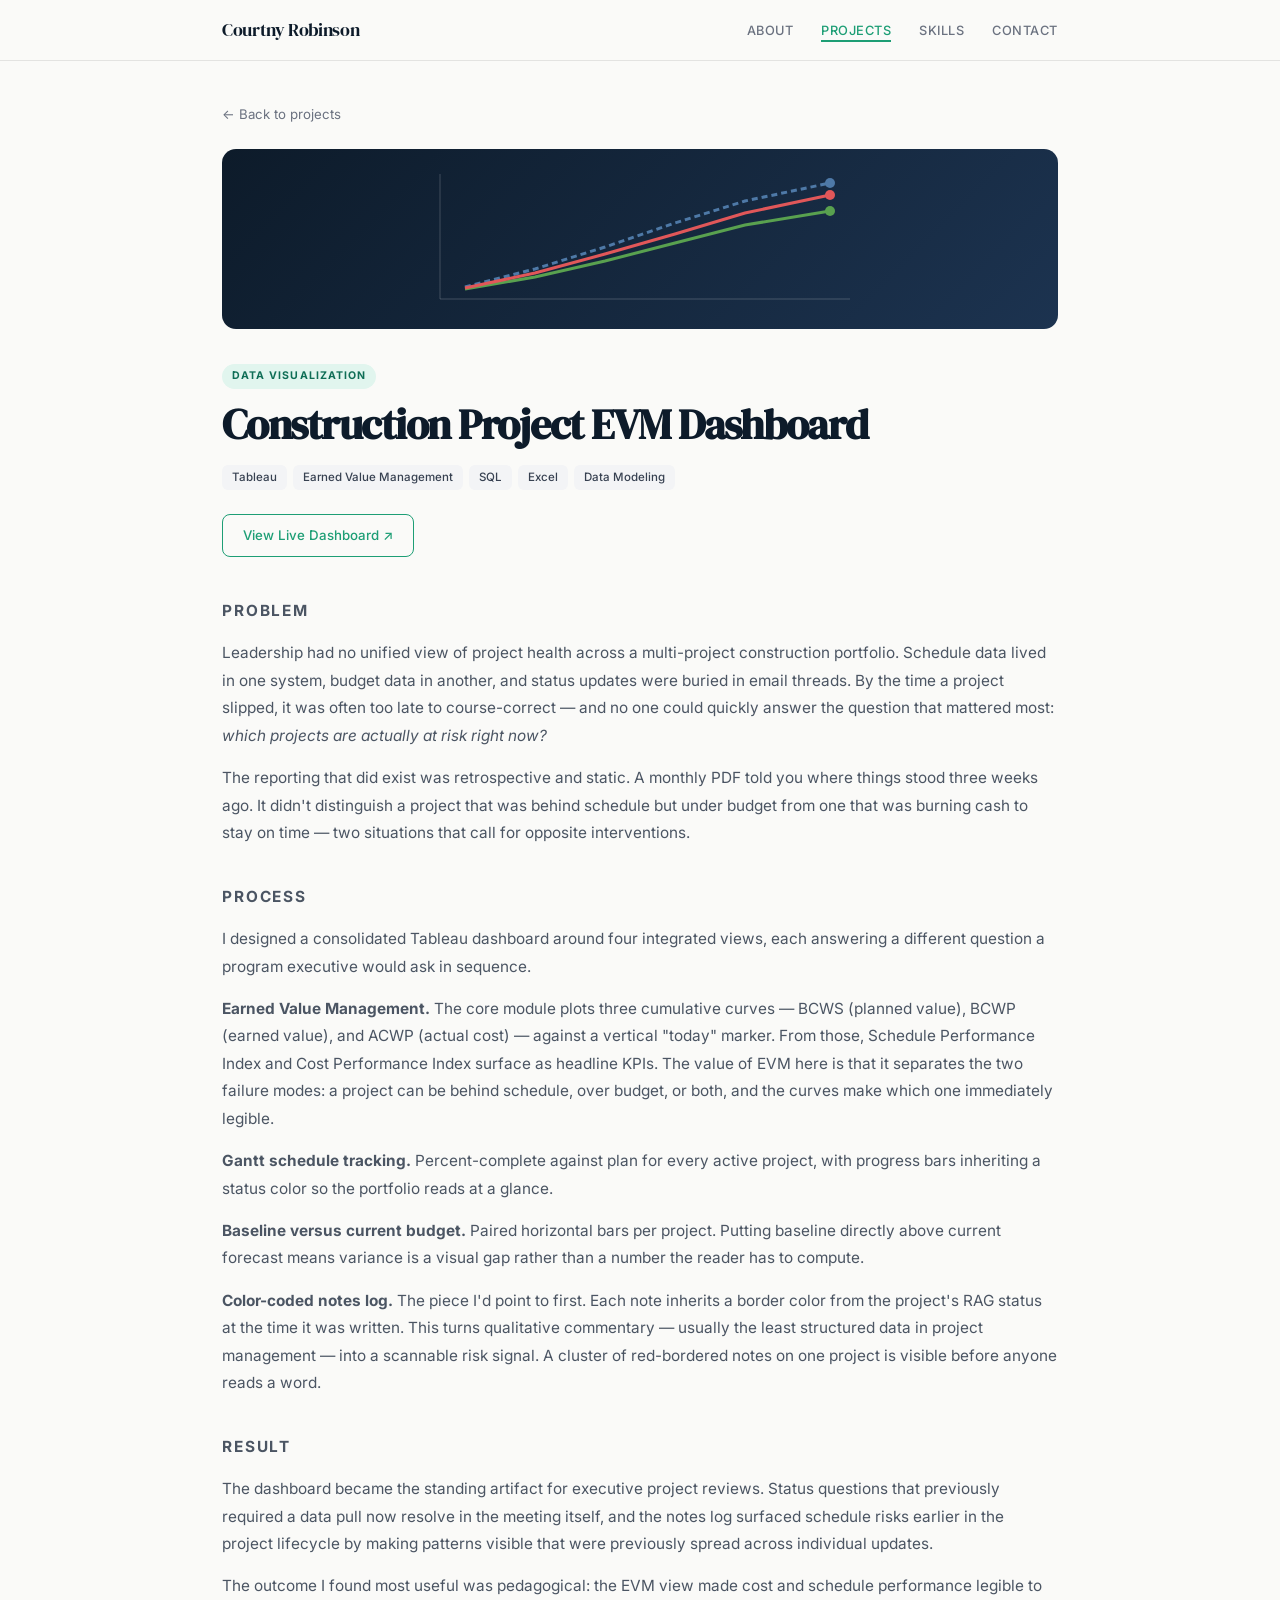
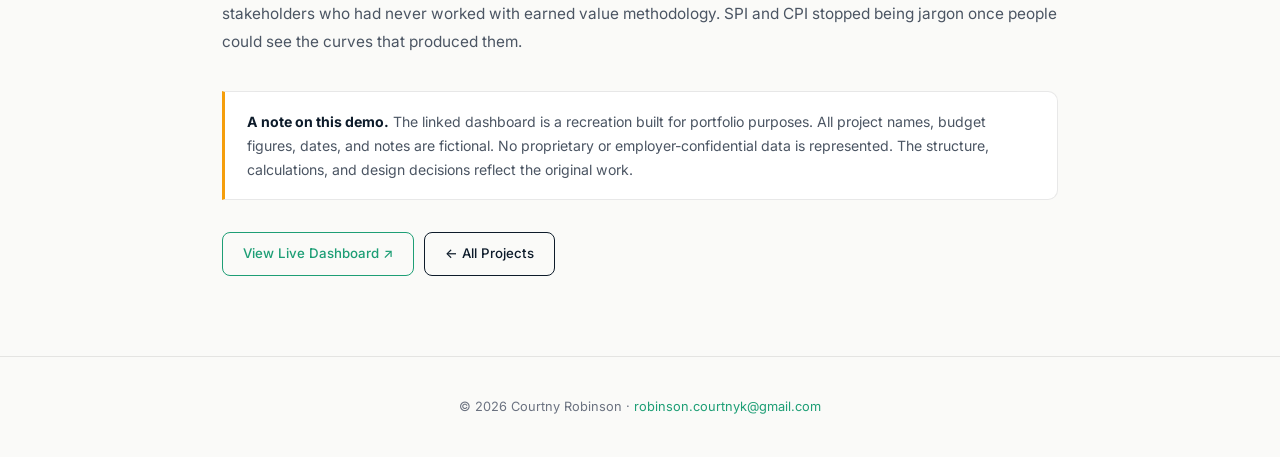
<file: evm-dashboard.html>
<!DOCTYPE html>
<html lang="en">
<head>
<meta charset="UTF-8">
<meta name="viewport" content="width=device-width, initial-scale=1.0">
<title>Construction Project EVM Dashboard — Courtny Robinson</title>
<link rel="preconnect" href="https://fonts.googleapis.com">
<link href="https://fonts.googleapis.com/css2?family=DM+Serif+Display&family=Inter:wght@300;400;500;600;700&display=swap" rel="stylesheet">
<link rel="stylesheet" href="../assets/style.css">
</head>
<body>

<nav>
  <div class="nav-inner">
    <a href="../index.html" class="nav-logo">Courtny Robinson</a>
    <button class="nav-toggle" aria-label="Toggle navigation">☰</button>
    <ul class="nav-links">
      <li><a href="../index.html#about">About</a></li>
      <li><a href="../index.html#projects" class="active">Projects</a></li>
      <li><a href="../index.html#skills">Skills</a></li>
      <li><a href="../index.html#contact">Contact</a></li>
    </ul>
  </div>
</nav>

<div class="wrap">
  <section style="padding-top:2.5rem">
    <a href="../index.html#projects" class="back-link">← Back to projects</a>

    <div class="detail-banner thumb-evm">
      <svg viewBox="0 0 500 180" width="100%" height="180" preserveAspectRatio="xMidYMid meet">
        <line x1="50" y1="150" x2="460" y2="150" stroke="rgba(255,255,255,.2)"/>
        <line x1="50" y1="25" x2="50" y2="150" stroke="rgba(255,255,255,.2)"/>
        <polyline points="75,138 145,120 215,98 285,74 355,52 440,34" fill="none" stroke="#4e79a7" stroke-width="3" stroke-dasharray="6,4"/>
        <polyline points="75,140 145,128 215,112 285,94 355,76 440,62" fill="none" stroke="#59a14f" stroke-width="3"/>
        <polyline points="75,139 145,124 215,105 285,85 355,64 440,46" fill="none" stroke="#e15759" stroke-width="3"/>
        <circle cx="440" cy="62" r="5" fill="#59a14f"/>
        <circle cx="440" cy="46" r="5" fill="#e15759"/>
        <circle cx="440" cy="34" r="5" fill="#4e79a7"/>
      </svg>
    </div>

    <span class="tag">Data Visualization</span>
    <h1 style="font-size:clamp(1.8rem,4.5vw,2.6rem)">Construction Project EVM Dashboard</h1>
    <div class="chips" style="margin:1rem 0 1.5rem">
      <span class="chip">Tableau</span><span class="chip">Earned Value Management</span>
      <span class="chip">SQL</span><span class="chip">Excel</span><span class="chip">Data Modeling</span>
    </div>

    <div class="btn-row" style="margin-bottom:2.5rem">
      <a href="../dashboards/evm-dashboard.html" class="btn btn-outline" target="_blank" rel="noopener noreferrer">View Live Dashboard ↗</a>
    </div>

    <div class="pps-block">
      <p class="pps-label">Problem</p>
      <p>
        Leadership had no unified view of project health across a multi-project construction
        portfolio. Schedule data lived in one system, budget data in another, and status updates were
        buried in email threads. By the time a project slipped, it was often too late to
        course-correct — and no one could quickly answer the question that mattered most:
        <em>which projects are actually at risk right now?</em>
      </p>
      <p>
        The reporting that did exist was retrospective and static. A monthly PDF told you where things
        stood three weeks ago. It didn't distinguish a project that was behind schedule but under
        budget from one that was burning cash to stay on time — two situations that call for opposite
        interventions.
      </p>
    </div>

    <div class="pps-block">
      <p class="pps-label">Process</p>
      <p>
        I designed a consolidated Tableau dashboard around four integrated views, each answering a
        different question a program executive would ask in sequence.
      </p>
      <p>
        <strong>Earned Value Management.</strong> The core module plots three cumulative curves —
        BCWS (planned value), BCWP (earned value), and ACWP (actual cost) — against a vertical
        "today" marker. From those, Schedule Performance Index and Cost Performance Index surface as
        headline KPIs. The value of EVM here is that it separates the two failure modes: a project
        can be behind schedule, over budget, or both, and the curves make which one immediately
        legible.
      </p>
      <p>
        <strong>Gantt schedule tracking.</strong> Percent-complete against plan for every active
        project, with progress bars inheriting a status color so the portfolio reads at a glance.
      </p>
      <p>
        <strong>Baseline versus current budget.</strong> Paired horizontal bars per project. Putting
        baseline directly above current forecast means variance is a visual gap rather than a number
        the reader has to compute.
      </p>
      <p>
        <strong>Color-coded notes log.</strong> The piece I'd point to first. Each note inherits a
        border color from the project's RAG status at the time it was written. This turns qualitative
        commentary — usually the least structured data in project management — into a scannable risk
        signal. A cluster of red-bordered notes on one project is visible before anyone reads a word.
      </p>
    </div>

    <div class="pps-block">
      <p class="pps-label">Result</p>
      <p>
        The dashboard became the standing artifact for executive project reviews. Status questions
        that previously required a data pull now resolve in the meeting itself, and the notes log
        surfaced schedule risks earlier in the project lifecycle by making patterns visible that were
        previously spread across individual updates.
      </p>
      <p>
        The outcome I found most useful was pedagogical: the EVM view made cost and schedule
        performance legible to stakeholders who had never worked with earned value methodology. SPI
        and CPI stopped being jargon once people could see the curves that produced them.
      </p>
    </div>

    <div class="callout callout-warn">
      <strong>A note on this demo.</strong> The linked dashboard is a recreation built for portfolio
      purposes. All project names, budget figures, dates, and notes are fictional. No proprietary or
      employer-confidential data is represented. The structure, calculations, and design decisions
      reflect the original work.
    </div>

    <div class="btn-row" style="margin-top:2rem">
      <a href="../dashboards/evm-dashboard.html" class="btn btn-outline" target="_blank" rel="noopener noreferrer">View Live Dashboard ↗</a>
      <a href="../index.html#projects" class="btn btn-ghost">← All Projects</a>
    </div>
  </section>
</div>

<footer>
  © 2026 Courtny Robinson · <a href="mailto:robinson.courtnyk@gmail.com">robinson.courtnyk@gmail.com</a>
</footer>

<script src="../assets/main.js"></script>
</body>
</html>
</file>
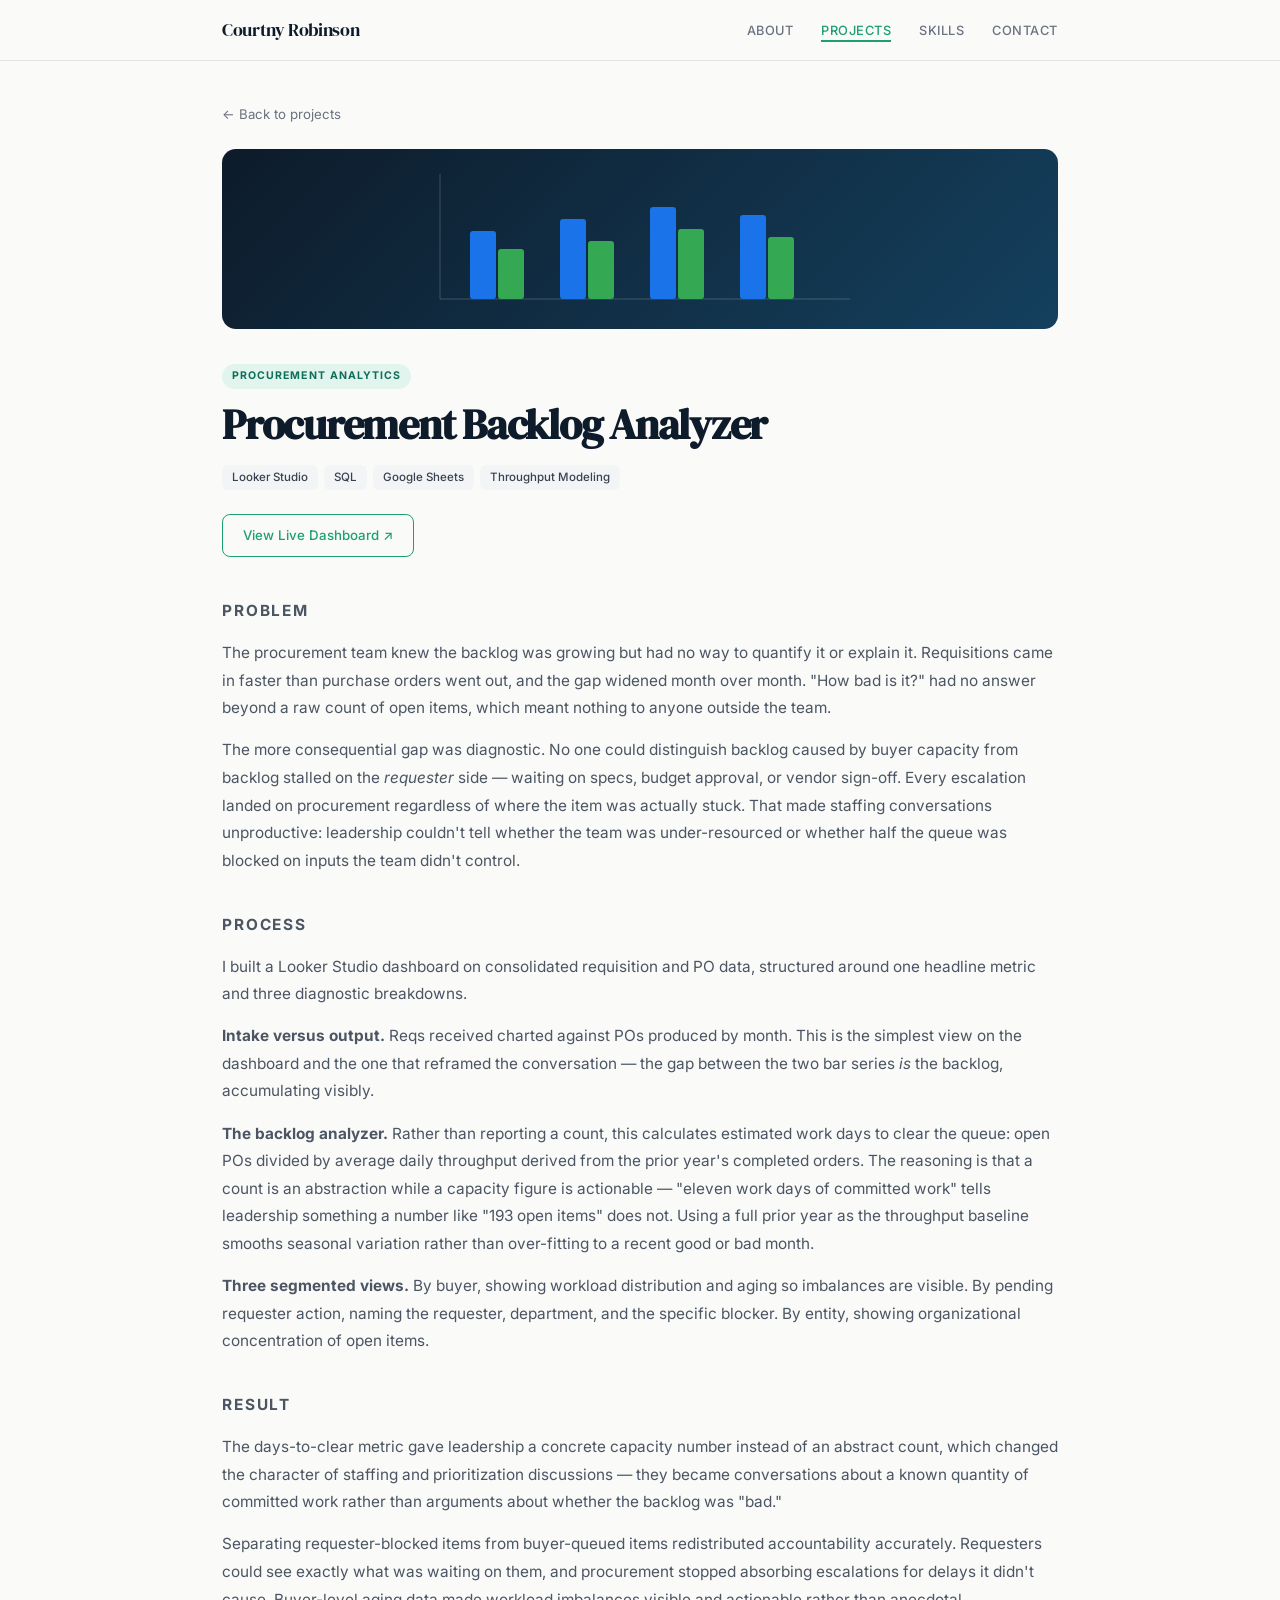
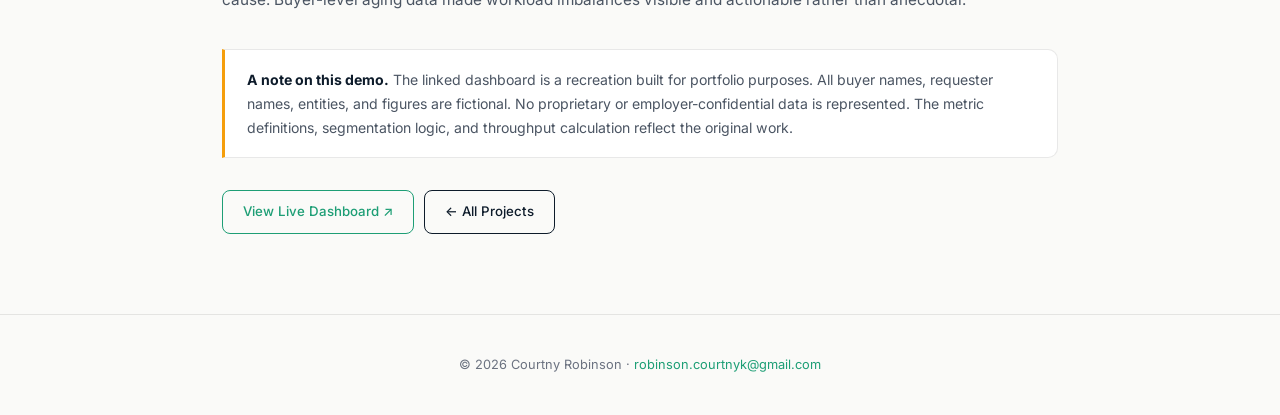
<file: procurement-analyzer.html>
<!DOCTYPE html>
<html lang="en">
<head>
<meta charset="UTF-8">
<meta name="viewport" content="width=device-width, initial-scale=1.0">
<title>Procurement Backlog Analyzer — Courtny Robinson</title>
<link rel="preconnect" href="https://fonts.googleapis.com">
<link href="https://fonts.googleapis.com/css2?family=DM+Serif+Display&family=Inter:wght@300;400;500;600;700&display=swap" rel="stylesheet">
<link rel="stylesheet" href="../assets/style.css">
</head>
<body>

<nav>
  <div class="nav-inner">
    <a href="../index.html" class="nav-logo">Courtny Robinson</a>
    <button class="nav-toggle" aria-label="Toggle navigation">☰</button>
    <ul class="nav-links">
      <li><a href="../index.html#about">About</a></li>
      <li><a href="../index.html#projects" class="active">Projects</a></li>
      <li><a href="../index.html#skills">Skills</a></li>
      <li><a href="../index.html#contact">Contact</a></li>
    </ul>
  </div>
</nav>

<div class="wrap">
  <section style="padding-top:2.5rem">
    <a href="../index.html#projects" class="back-link">← Back to projects</a>

    <div class="detail-banner thumb-proc">
      <svg viewBox="0 0 500 180" width="100%" height="180" preserveAspectRatio="xMidYMid meet">
        <line x1="50" y1="150" x2="460" y2="150" stroke="rgba(255,255,255,.2)"/>
        <line x1="50" y1="25" x2="50" y2="150" stroke="rgba(255,255,255,.2)"/>
        <rect x="80" y="82" width="26" height="68" fill="#1a73e8" rx="3"/>
        <rect x="108" y="100" width="26" height="50" fill="#34a853" rx="3"/>
        <rect x="170" y="70" width="26" height="80" fill="#1a73e8" rx="3"/>
        <rect x="198" y="92" width="26" height="58" fill="#34a853" rx="3"/>
        <rect x="260" y="58" width="26" height="92" fill="#1a73e8" rx="3"/>
        <rect x="288" y="80" width="26" height="70" fill="#34a853" rx="3"/>
        <rect x="350" y="66" width="26" height="84" fill="#1a73e8" rx="3"/>
        <rect x="378" y="88" width="26" height="62" fill="#34a853" rx="3"/>
      </svg>
    </div>

    <span class="tag">Procurement Analytics</span>
    <h1 style="font-size:clamp(1.8rem,4.5vw,2.6rem)">Procurement Backlog Analyzer</h1>
    <div class="chips" style="margin:1rem 0 1.5rem">
      <span class="chip">Looker Studio</span><span class="chip">SQL</span>
      <span class="chip">Google Sheets</span><span class="chip">Throughput Modeling</span>
    </div>

    <div class="btn-row" style="margin-bottom:2.5rem">
      <a href="../dashboards/procurement-dashboard.html" class="btn btn-outline" target="_blank" rel="noopener noreferrer">View Live Dashboard ↗</a>
    </div>

    <div class="pps-block">
      <p class="pps-label">Problem</p>
      <p>
        The procurement team knew the backlog was growing but had no way to quantify it or explain it.
        Requisitions came in faster than purchase orders went out, and the gap widened month over
        month. "How bad is it?" had no answer beyond a raw count of open items, which meant nothing to
        anyone outside the team.
      </p>
      <p>
        The more consequential gap was diagnostic. No one could distinguish backlog caused by buyer
        capacity from backlog stalled on the <em>requester</em> side — waiting on specs, budget
        approval, or vendor sign-off. Every escalation landed on procurement regardless of where the
        item was actually stuck. That made staffing conversations unproductive: leadership couldn't
        tell whether the team was under-resourced or whether half the queue was blocked on inputs the
        team didn't control.
      </p>
    </div>

    <div class="pps-block">
      <p class="pps-label">Process</p>
      <p>
        I built a Looker Studio dashboard on consolidated requisition and PO data, structured around
        one headline metric and three diagnostic breakdowns.
      </p>
      <p>
        <strong>Intake versus output.</strong> Reqs received charted against POs produced by month.
        This is the simplest view on the dashboard and the one that reframed the conversation — the
        gap between the two bar series <em>is</em> the backlog, accumulating visibly.
      </p>
      <p>
        <strong>The backlog analyzer.</strong> Rather than reporting a count, this calculates estimated
        work days to clear the queue: open POs divided by average daily throughput derived from the
        prior year's completed orders. The reasoning is that a count is an abstraction while a
        capacity figure is actionable — "eleven work days of committed work" tells leadership something
        a number like "193 open items" does not. Using a full prior year as the throughput baseline
        smooths seasonal variation rather than over-fitting to a recent good or bad month.
      </p>
      <p>
        <strong>Three segmented views.</strong> By buyer, showing workload distribution and aging so
        imbalances are visible. By pending requester action, naming the requester, department, and the
        specific blocker. By entity, showing organizational concentration of open items.
      </p>
    </div>

    <div class="pps-block">
      <p class="pps-label">Result</p>
      <p>
        The days-to-clear metric gave leadership a concrete capacity number instead of an abstract
        count, which changed the character of staffing and prioritization discussions — they became
        conversations about a known quantity of committed work rather than arguments about whether the
        backlog was "bad."
      </p>
      <p>
        Separating requester-blocked items from buyer-queued items redistributed accountability
        accurately. Requesters could see exactly what was waiting on them, and procurement stopped
        absorbing escalations for delays it didn't cause. Buyer-level aging data made workload
        imbalances visible and actionable rather than anecdotal.
      </p>
    </div>

    <div class="callout callout-warn">
      <strong>A note on this demo.</strong> The linked dashboard is a recreation built for portfolio
      purposes. All buyer names, requester names, entities, and figures are fictional. No proprietary
      or employer-confidential data is represented. The metric definitions, segmentation logic, and
      throughput calculation reflect the original work.
    </div>

    <div class="btn-row" style="margin-top:2rem">
      <a href="../dashboards/procurement-dashboard.html" class="btn btn-outline" target="_blank" rel="noopener noreferrer">View Live Dashboard ↗</a>
      <a href="../index.html#projects" class="btn btn-ghost">← All Projects</a>
    </div>
  </section>
</div>

<footer>
  © 2026 Courtny Robinson · <a href="mailto:robinson.courtnyk@gmail.com">robinson.courtnyk@gmail.com</a>
</footer>

<script src="../assets/main.js"></script>
</body>
</html>
</file>
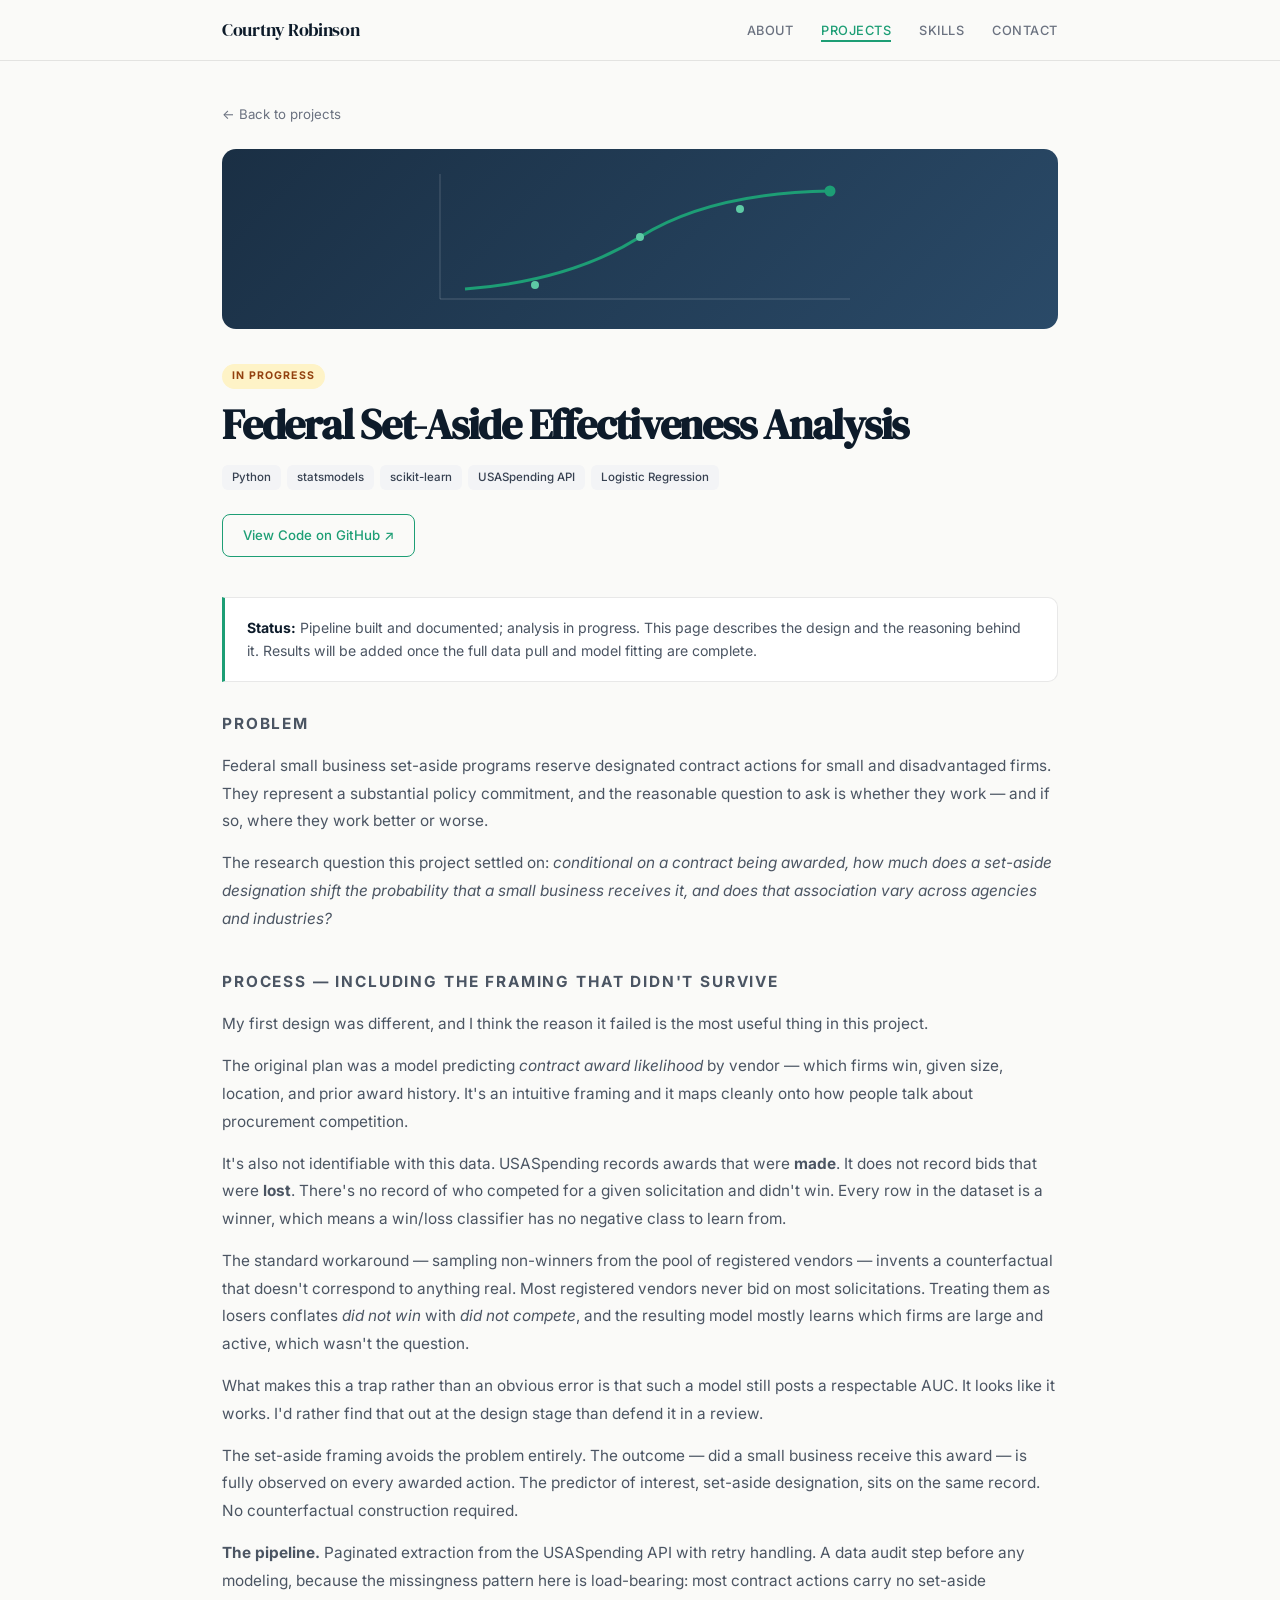
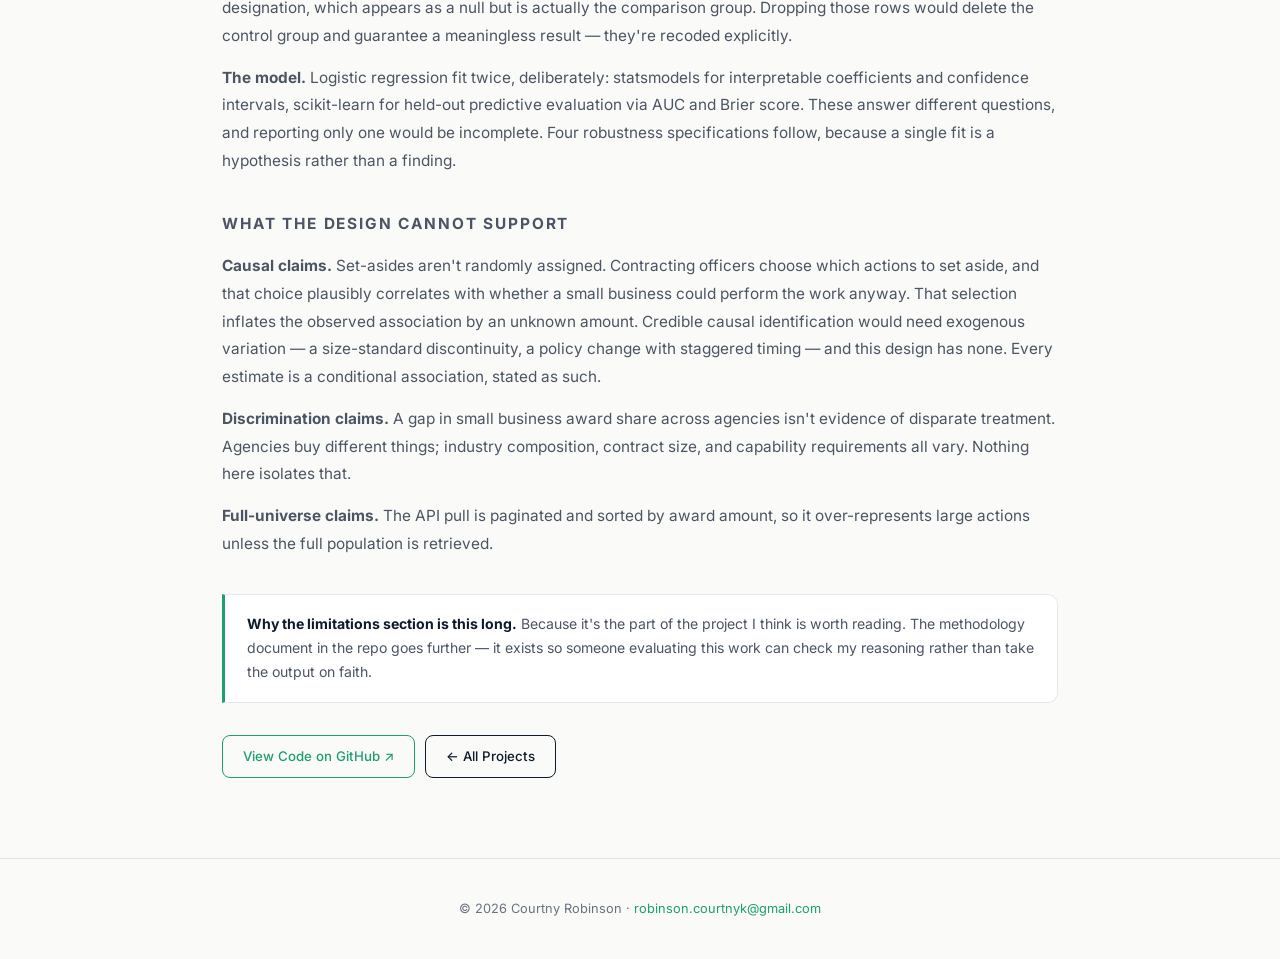
<file: setaside-analysis.html>
<!DOCTYPE html>
<html lang="en">
<head>
<meta charset="UTF-8">
<meta name="viewport" content="width=device-width, initial-scale=1.0">
<title>Federal Set-Aside Effectiveness Analysis — Courtny Robinson</title>
<link rel="preconnect" href="https://fonts.googleapis.com">
<link href="https://fonts.googleapis.com/css2?family=DM+Serif+Display&family=Inter:wght@300;400;500;600;700&display=swap" rel="stylesheet">
<link rel="stylesheet" href="../assets/style.css">
</head>
<body>

<nav>
  <div class="nav-inner">
    <a href="../index.html" class="nav-logo">Courtny Robinson</a>
    <button class="nav-toggle" aria-label="Toggle navigation">☰</button>
    <ul class="nav-links">
      <li><a href="../index.html#about">About</a></li>
      <li><a href="../index.html#projects" class="active">Projects</a></li>
      <li><a href="../index.html#skills">Skills</a></li>
      <li><a href="../index.html#contact">Contact</a></li>
    </ul>
  </div>
</nav>

<div class="wrap">
  <section style="padding-top:2.5rem">
    <a href="../index.html#projects" class="back-link">← Back to projects</a>

    <div class="detail-banner thumb-research">
      <svg viewBox="0 0 500 180" width="100%" height="180" preserveAspectRatio="xMidYMid meet">
        <line x1="50" y1="150" x2="460" y2="150" stroke="rgba(255,255,255,.2)"/>
        <line x1="50" y1="25" x2="50" y2="150" stroke="rgba(255,255,255,.2)"/>
        <path d="M75,140 Q180,132 250,88 T440,42" fill="none" stroke="#1D9E75" stroke-width="3"/>
        <circle cx="145" cy="136" r="4" fill="#5DCAA5"/>
        <circle cx="250" cy="88" r="4" fill="#5DCAA5"/>
        <circle cx="350" cy="60" r="4" fill="#5DCAA5"/>
        <circle cx="440" cy="42" r="5.5" fill="#1D9E75"/>
      </svg>
    </div>

    <span class="tag tag-progress">In Progress</span>
    <h1 style="font-size:clamp(1.8rem,4.5vw,2.6rem)">Federal Set-Aside Effectiveness Analysis</h1>
    <div class="chips" style="margin:1rem 0 1.5rem">
      <span class="chip">Python</span><span class="chip">statsmodels</span>
      <span class="chip">scikit-learn</span><span class="chip">USASpending API</span>
      <span class="chip">Logistic Regression</span>
    </div>

    <div class="btn-row" style="margin-bottom:2.5rem">
      <a href="https://github.com/crobinson-datascientist/setaside-analysis" class="btn btn-outline" target="_blank" rel="noopener noreferrer">View Code on GitHub ↗</a>
    </div>

    <div class="callout">
      <strong>Status:</strong> Pipeline built and documented; analysis in progress. This page describes
      the design and the reasoning behind it. Results will be added once the full data pull and model
      fitting are complete.
    </div>

    <div class="pps-block">
      <p class="pps-label">Problem</p>
      <p>
        Federal small business set-aside programs reserve designated contract actions for small and
        disadvantaged firms. They represent a substantial policy commitment, and the reasonable
        question to ask is whether they work — and if so, where they work better or worse.
      </p>
      <p>
        The research question this project settled on: <em>conditional on a contract being awarded,
        how much does a set-aside designation shift the probability that a small business receives it,
        and does that association vary across agencies and industries?</em>
      </p>
    </div>

    <div class="pps-block">
      <p class="pps-label">Process — including the framing that didn't survive</p>
      <p>
        My first design was different, and I think the reason it failed is the most useful thing in
        this project.
      </p>
      <p>
        The original plan was a model predicting <em>contract award likelihood</em> by vendor — which
        firms win, given size, location, and prior award history. It's an intuitive framing and it maps
        cleanly onto how people talk about procurement competition.
      </p>
      <p>
        It's also not identifiable with this data. USASpending records awards that were
        <strong>made</strong>. It does not record bids that were <strong>lost</strong>. There's no
        record of who competed for a given solicitation and didn't win. Every row in the dataset is a
        winner, which means a win/loss classifier has no negative class to learn from.
      </p>
      <p>
        The standard workaround — sampling non-winners from the pool of registered vendors — invents a
        counterfactual that doesn't correspond to anything real. Most registered vendors never bid on
        most solicitations. Treating them as losers conflates <em>did not win</em> with <em>did not
        compete</em>, and the resulting model mostly learns which firms are large and active, which
        wasn't the question.
      </p>
      <p>
        What makes this a trap rather than an obvious error is that such a model still posts a
        respectable AUC. It looks like it works. I'd rather find that out at the design stage than
        defend it in a review.
      </p>
      <p>
        The set-aside framing avoids the problem entirely. The outcome — did a small business receive
        this award — is fully observed on every awarded action. The predictor of interest, set-aside
        designation, sits on the same record. No counterfactual construction required.
      </p>
      <p>
        <strong>The pipeline.</strong> Paginated extraction from the USASpending API with retry
        handling. A data audit step before any modeling, because the missingness pattern here is
        load-bearing: most contract actions carry no set-aside designation, which appears as a null but
        is actually the comparison group. Dropping those rows would delete the control group and
        guarantee a meaningless result — they're recoded explicitly.
      </p>
      <p>
        <strong>The model.</strong> Logistic regression fit twice, deliberately: statsmodels for
        interpretable coefficients and confidence intervals, scikit-learn for held-out predictive
        evaluation via AUC and Brier score. These answer different questions, and reporting only one
        would be incomplete. Four robustness specifications follow, because a single fit is a
        hypothesis rather than a finding.
      </p>
    </div>

    <div class="pps-block">
      <p class="pps-label">What the design cannot support</p>
      <p>
        <strong>Causal claims.</strong> Set-asides aren't randomly assigned. Contracting officers
        choose which actions to set aside, and that choice plausibly correlates with whether a small
        business could perform the work anyway. That selection inflates the observed association by an
        unknown amount. Credible causal identification would need exogenous variation — a size-standard
        discontinuity, a policy change with staggered timing — and this design has none. Every estimate
        is a conditional association, stated as such.
      </p>
      <p>
        <strong>Discrimination claims.</strong> A gap in small business award share across agencies
        isn't evidence of disparate treatment. Agencies buy different things; industry composition,
        contract size, and capability requirements all vary. Nothing here isolates that.
      </p>
      <p>
        <strong>Full-universe claims.</strong> The API pull is paginated and sorted by award amount, so
        it over-represents large actions unless the full population is retrieved.
      </p>
    </div>

    <div class="callout">
      <strong>Why the limitations section is this long.</strong> Because it's the part of the project I
      think is worth reading. The methodology document in the repo goes further — it exists so someone
      evaluating this work can check my reasoning rather than take the output on faith.
    </div>

    <div class="btn-row" style="margin-top:2rem">
      <a href="https://github.com/crobinson-datascientist/setaside-analysis" class="btn btn-outline" target="_blank" rel="noopener noreferrer">View Code on GitHub ↗</a>
      <a href="../index.html#projects" class="btn btn-ghost">← All Projects</a>
    </div>
  </section>
</div>

<footer>
  © 2026 Courtny Robinson · <a href="mailto:robinson.courtnyk@gmail.com">robinson.courtnyk@gmail.com</a>
</footer>

<script src="../assets/main.js"></script>
</body>
</html>
</file>
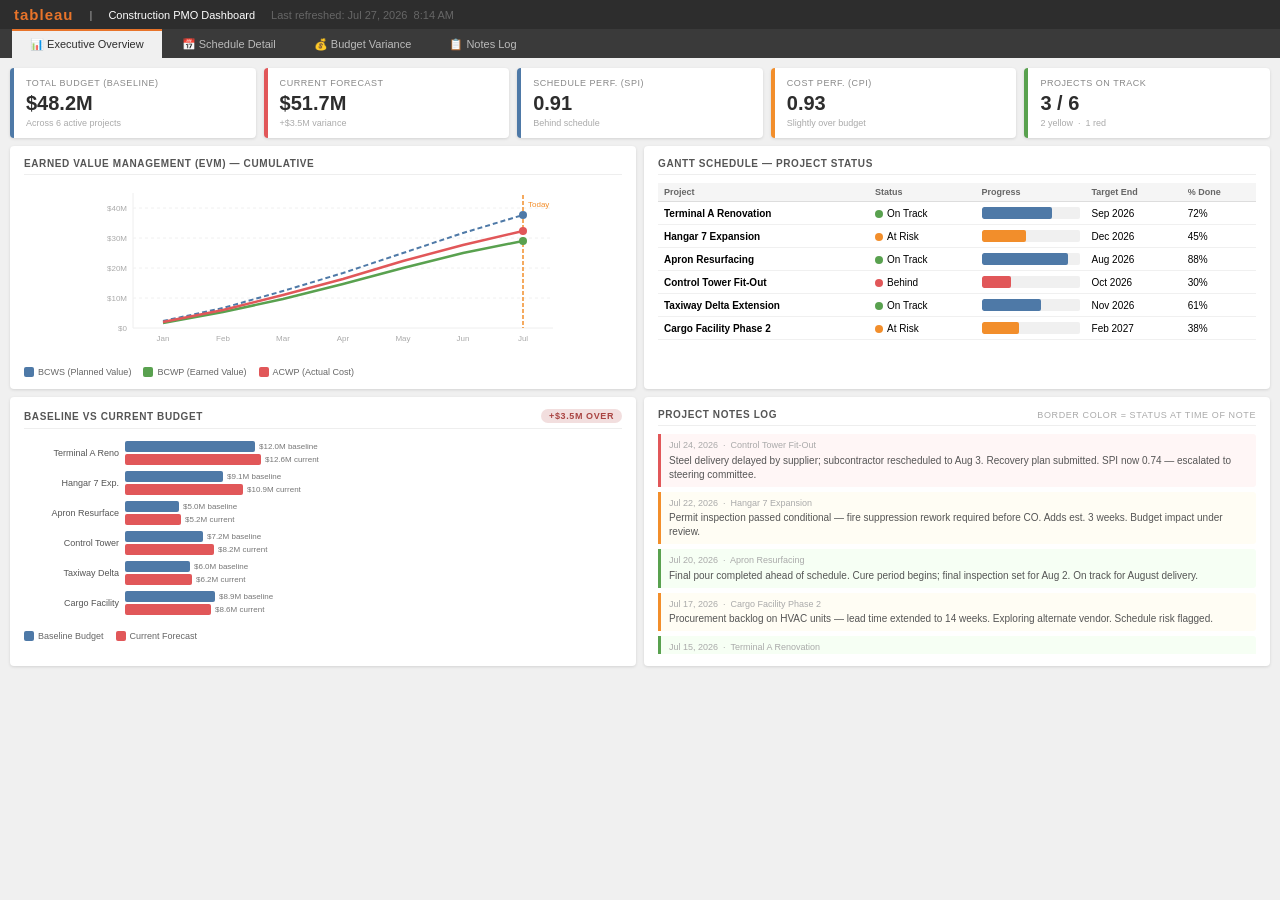
<file: dashboards/evm-dashboard.html>
<!DOCTYPE html>
<html lang="en">
<head>
<meta charset="UTF-8">
<meta name="viewport" content="width=device-width, initial-scale=1.0">
<title>Construction PMO Dashboard — Tableau Style</title>
<style>
* { box-sizing: border-box; margin: 0; padding: 0; }
body { font-family: 'Segoe UI', sans-serif; background: #f0f0f0; font-size: 12px; }

.toolbar {
  background: #2d2d2d; color: #ccc; padding: 6px 14px;
  display: flex; align-items: center; gap: 16px; font-size: 11px;
}
.toolbar .logo { color: #e8742a; font-weight: 700; font-size: 15px; letter-spacing: 1px; }
.toolbar .active { color: #fff; }

.tab-bar { background: #3a3a3a; display: flex; padding: 0 12px; gap: 2px; }
.tab { padding: 7px 18px; font-size: 11px; color: #bbb; cursor: pointer; border-top: 2px solid transparent; }
.tab.active { background: #f0f0f0; color: #2d2d2d; border-top-color: #e8742a; }

.dashboard { padding: 10px; display: grid; gap: 8px; }

.kpi-row { display: grid; grid-template-columns: repeat(5, 1fr); gap: 8px; }
.kpi-card {
  background: white; border-radius: 4px; padding: 10px 12px;
  box-shadow: 0 1px 3px rgba(0,0,0,0.12); border-left: 4px solid #ccc;
}
.kpi-card.green { border-left-color: #59a14f; }
.kpi-card.yellow { border-left-color: #f28e2b; }
.kpi-card.red { border-left-color: #e15759; }
.kpi-card.blue { border-left-color: #4e79a7; }
.kpi-label { font-size: 9px; color: #888; text-transform: uppercase; letter-spacing: 0.06em; margin-bottom: 4px; }
.kpi-value { font-size: 20px; font-weight: 700; color: #2d2d2d; }
.kpi-sub { font-size: 9px; color: #aaa; margin-top: 3px; }

.main-grid { display: grid; grid-template-columns: 1fr 1fr; gap: 8px; }
.card {
  background: white; border-radius: 4px; padding: 12px 14px;
  box-shadow: 0 1px 3px rgba(0,0,0,0.12);
}
.card-title {
  font-size: 10px; font-weight: 600; color: #555; text-transform: uppercase;
  letter-spacing: 0.06em; margin-bottom: 8px; padding-bottom: 5px;
  border-bottom: 1px solid #eee; display: flex; justify-content: space-between; align-items: center;
}
.pill { font-size: 9px; padding: 2px 8px; border-radius: 10px; font-weight: 600; }
.pill.green { background: #dff0d8; color: #3c763d; }
.pill.yellow { background: #fcf8e3; color: #8a6d3b; }
.pill.red { background: #f2dede; color: #a94442; }

.legend { display: flex; gap: 12px; font-size: 9px; color: #666; margin-top: 6px; }
.legend-item { display: flex; align-items: center; gap: 4px; }
.legend-box { width: 10px; height: 10px; border-radius: 2px; }

/* GANTT */
.gantt-table { width: 100%; border-collapse: collapse; font-size: 10px; }
.gantt-table th { background: #f5f5f5; color: #666; font-weight: 600; padding: 4px 6px; text-align: left; font-size: 9px; border-bottom: 1px solid #ddd; }
.gantt-table td { padding: 5px 6px; border-bottom: 1px solid #f0f0f0; vertical-align: middle; }
.status-dot { width: 8px; height: 8px; border-radius: 50%; display: inline-block; margin-right: 4px; vertical-align: middle; }
.dot-green { background: #59a14f; } .dot-yellow { background: #f28e2b; } .dot-red { background: #e15759; }
.gantt-bar-wrap { position: relative; height: 12px; background: #f0f0f0; border-radius: 2px; overflow: hidden; }
.gantt-bar { height: 100%; border-radius: 2px; position: absolute; top: 0; }
.gantt-progress { background: #4e79a7; }

/* BUDGET */
.budget-row { display: flex; align-items: center; gap: 6px; margin-bottom: 6px; }
.budget-label { width: 95px; font-size: 9px; color: #555; text-align: right; flex-shrink: 0; }
.budget-bars { flex: 1; display: flex; flex-direction: column; gap: 2px; }
.bar-wrap { display: flex; align-items: center; gap: 4px; }
.bar { height: 11px; border-radius: 2px; }
.bar-baseline { background: #4e79a7; }
.bar-current { background: #e15759; }
.bar-val { font-size: 8px; color: #777; white-space: nowrap; }

/* NOTES */
.notes-list { display: flex; flex-direction: column; gap: 5px; max-height: 220px; overflow-y: auto; }
.note-item { border-left: 3px solid #ccc; padding: 5px 8px; border-radius: 0 3px 3px 0; background: #fafafa; font-size: 10px; line-height: 1.4; }
.note-item.green { border-left-color: #59a14f; background: #f6fff4; }
.note-item.yellow { border-left-color: #f28e2b; background: #fffdf4; }
.note-item.red { border-left-color: #e15759; background: #fff6f6; }
.note-date { font-size: 9px; color: #aaa; margin-bottom: 2px; }
.note-text { color: #555; }
</style>
</head>
<body>

<div class="toolbar">
  <span class="logo">tableau</span>
  <span style="color:#aaa">|</span>
  <span class="active">Construction PMO Dashboard</span>
  <span style="color:#666">Last refreshed: Jul 27, 2026 &nbsp;8:14 AM</span>
</div>

<div class="tab-bar">
  <div class="tab active">📊 Executive Overview</div>
  <div class="tab">📅 Schedule Detail</div>
  <div class="tab">💰 Budget Variance</div>
  <div class="tab">📋 Notes Log</div>
</div>

<div class="dashboard">

  <!-- KPI ROW -->
  <div class="kpi-row">
    <div class="kpi-card blue">
      <div class="kpi-label">Total Budget (Baseline)</div>
      <div class="kpi-value">$48.2M</div>
      <div class="kpi-sub">Across 6 active projects</div>
    </div>
    <div class="kpi-card red">
      <div class="kpi-label">Current Forecast</div>
      <div class="kpi-value">$51.7M</div>
      <div class="kpi-sub">+$3.5M variance</div>
    </div>
    <div class="kpi-card blue">
      <div class="kpi-label">Schedule Perf. (SPI)</div>
      <div class="kpi-value">0.91</div>
      <div class="kpi-sub">Behind schedule</div>
    </div>
    <div class="kpi-card yellow">
      <div class="kpi-label">Cost Perf. (CPI)</div>
      <div class="kpi-value">0.93</div>
      <div class="kpi-sub">Slightly over budget</div>
    </div>
    <div class="kpi-card green">
      <div class="kpi-label">Projects On Track</div>
      <div class="kpi-value">3 / 6</div>
      <div class="kpi-sub">2 yellow &nbsp;·&nbsp; 1 red</div>
    </div>
  </div>

  <!-- MAIN 2-COL GRID -->
  <div class="main-grid">

    <!-- EVM CHART -->
    <div class="card">
      <div class="card-title">Earned Value Management (EVM) — Cumulative</div>
      <svg width="100%" height="175" viewBox="0 0 480 175">
        <line x1="50" y1="10" x2="50" y2="145" stroke="#eee" stroke-width="1"/>
        <line x1="50" y1="145" x2="470" y2="145" stroke="#eee" stroke-width="1"/>
        <line x1="50" y1="115" x2="470" y2="115" stroke="#f0f0f0" stroke-width="1" stroke-dasharray="3,3"/>
        <line x1="50" y1="85"  x2="470" y2="85"  stroke="#f0f0f0" stroke-width="1" stroke-dasharray="3,3"/>
        <line x1="50" y1="55"  x2="470" y2="55"  stroke="#f0f0f0" stroke-width="1" stroke-dasharray="3,3"/>
        <line x1="50" y1="25"  x2="470" y2="25"  stroke="#f0f0f0" stroke-width="1" stroke-dasharray="3,3"/>
        <text x="44" y="148" fill="#aaa" font-size="8" text-anchor="end">$0</text>
        <text x="44" y="118" fill="#aaa" font-size="8" text-anchor="end">$10M</text>
        <text x="44" y="88"  fill="#aaa" font-size="8" text-anchor="end">$20M</text>
        <text x="44" y="58"  fill="#aaa" font-size="8" text-anchor="end">$30M</text>
        <text x="44" y="28"  fill="#aaa" font-size="8" text-anchor="end">$40M</text>
        <text x="80"  y="158" fill="#aaa" font-size="8" text-anchor="middle">Jan</text>
        <text x="140" y="158" fill="#aaa" font-size="8" text-anchor="middle">Feb</text>
        <text x="200" y="158" fill="#aaa" font-size="8" text-anchor="middle">Mar</text>
        <text x="260" y="158" fill="#aaa" font-size="8" text-anchor="middle">Apr</text>
        <text x="320" y="158" fill="#aaa" font-size="8" text-anchor="middle">May</text>
        <text x="380" y="158" fill="#aaa" font-size="8" text-anchor="middle">Jun</text>
        <text x="440" y="158" fill="#aaa" font-size="8" text-anchor="middle">Jul</text>
        <!-- BCWS planned dashed blue -->
        <polyline points="80,138 140,125 200,108 260,90 320,70 380,50 440,32"
          fill="none" stroke="#4e79a7" stroke-width="2" stroke-dasharray="5,3"/>
        <!-- BCWP earned green -->
        <polyline points="80,140 140,129 200,116 260,101 320,85 380,70 440,58"
          fill="none" stroke="#59a14f" stroke-width="2.5"/>
        <!-- ACWP actual red -->
        <polyline points="80,139 140,127 200,112 260,96 320,78 380,62 440,48"
          fill="none" stroke="#e15759" stroke-width="2.5"/>
        <line x1="440" y1="12" x2="440" y2="145" stroke="#f28e2b" stroke-width="1.5" stroke-dasharray="4,2"/>
        <text x="445" y="24" fill="#f28e2b" font-size="8">Today</text>
        <circle cx="440" cy="58" r="4" fill="#59a14f"/>
        <circle cx="440" cy="48" r="4" fill="#e15759"/>
        <circle cx="440" cy="32" r="4" fill="#4e79a7"/>
      </svg>
      <div class="legend">
        <div class="legend-item"><div class="legend-box" style="background:#4e79a7"></div>BCWS (Planned Value)</div>
        <div class="legend-item"><div class="legend-box" style="background:#59a14f"></div>BCWP (Earned Value)</div>
        <div class="legend-item"><div class="legend-box" style="background:#e15759"></div>ACWP (Actual Cost)</div>
      </div>
    </div>

    <!-- GANTT -->
    <div class="card">
      <div class="card-title">Gantt Schedule — Project Status</div>
      <table class="gantt-table">
        <thead>
          <tr>
            <th>Project</th>
            <th>Status</th>
            <th style="width:110px">Progress</th>
            <th>Target End</th>
            <th>% Done</th>
          </tr>
        </thead>
        <tbody>
          <tr>
            <td><strong>Terminal A Renovation</strong></td>
            <td><span class="status-dot dot-green"></span>On Track</td>
            <td><div class="gantt-bar-wrap"><div class="gantt-bar gantt-progress" style="width:72%"></div></div></td>
            <td>Sep 2026</td><td>72%</td>
          </tr>
          <tr>
            <td><strong>Hangar 7 Expansion</strong></td>
            <td><span class="status-dot dot-yellow"></span>At Risk</td>
            <td><div class="gantt-bar-wrap"><div class="gantt-bar gantt-progress" style="width:45%;background:#f28e2b"></div></div></td>
            <td>Dec 2026</td><td>45%</td>
          </tr>
          <tr>
            <td><strong>Apron Resurfacing</strong></td>
            <td><span class="status-dot dot-green"></span>On Track</td>
            <td><div class="gantt-bar-wrap"><div class="gantt-bar gantt-progress" style="width:88%"></div></div></td>
            <td>Aug 2026</td><td>88%</td>
          </tr>
          <tr>
            <td><strong>Control Tower Fit-Out</strong></td>
            <td><span class="status-dot dot-red"></span>Behind</td>
            <td><div class="gantt-bar-wrap"><div class="gantt-bar gantt-progress" style="width:30%;background:#e15759"></div></div></td>
            <td>Oct 2026</td><td>30%</td>
          </tr>
          <tr>
            <td><strong>Taxiway Delta Extension</strong></td>
            <td><span class="status-dot dot-green"></span>On Track</td>
            <td><div class="gantt-bar-wrap"><div class="gantt-bar gantt-progress" style="width:61%"></div></div></td>
            <td>Nov 2026</td><td>61%</td>
          </tr>
          <tr>
            <td><strong>Cargo Facility Phase 2</strong></td>
            <td><span class="status-dot dot-yellow"></span>At Risk</td>
            <td><div class="gantt-bar-wrap"><div class="gantt-bar gantt-progress" style="width:38%;background:#f28e2b"></div></div></td>
            <td>Feb 2027</td><td>38%</td>
          </tr>
        </tbody>
      </table>
    </div>

    <!-- BUDGET VARIANCE -->
    <div class="card">
      <div class="card-title">Baseline vs Current Budget <span class="pill red">+$3.5M Over</span></div>
      <div style="padding:4px 0">
        <div class="budget-row">
          <div class="budget-label">Terminal A Reno</div>
          <div class="budget-bars">
            <div class="bar-wrap"><div class="bar bar-baseline" style="width:130px"></div><span class="bar-val">$12.0M baseline</span></div>
            <div class="bar-wrap"><div class="bar bar-current" style="width:136px"></div><span class="bar-val">$12.6M current</span></div>
          </div>
        </div>
        <div class="budget-row">
          <div class="budget-label">Hangar 7 Exp.</div>
          <div class="budget-bars">
            <div class="bar-wrap"><div class="bar bar-baseline" style="width:98px"></div><span class="bar-val">$9.1M baseline</span></div>
            <div class="bar-wrap"><div class="bar bar-current" style="width:118px"></div><span class="bar-val">$10.9M current</span></div>
          </div>
        </div>
        <div class="budget-row">
          <div class="budget-label">Apron Resurface</div>
          <div class="budget-bars">
            <div class="bar-wrap"><div class="bar bar-baseline" style="width:54px"></div><span class="bar-val">$5.0M baseline</span></div>
            <div class="bar-wrap"><div class="bar bar-current" style="width:56px"></div><span class="bar-val">$5.2M current</span></div>
          </div>
        </div>
        <div class="budget-row">
          <div class="budget-label">Control Tower</div>
          <div class="budget-bars">
            <div class="bar-wrap"><div class="bar bar-baseline" style="width:78px"></div><span class="bar-val">$7.2M baseline</span></div>
            <div class="bar-wrap"><div class="bar bar-current" style="width:89px"></div><span class="bar-val">$8.2M current</span></div>
          </div>
        </div>
        <div class="budget-row">
          <div class="budget-label">Taxiway Delta</div>
          <div class="budget-bars">
            <div class="bar-wrap"><div class="bar bar-baseline" style="width:65px"></div><span class="bar-val">$6.0M baseline</span></div>
            <div class="bar-wrap"><div class="bar bar-current" style="width:67px"></div><span class="bar-val">$6.2M current</span></div>
          </div>
        </div>
        <div class="budget-row">
          <div class="budget-label">Cargo Facility</div>
          <div class="budget-bars">
            <div class="bar-wrap"><div class="bar bar-baseline" style="width:90px"></div><span class="bar-val">$8.9M baseline</span></div>
            <div class="bar-wrap"><div class="bar bar-current" style="width:86px"></div><span class="bar-val">$8.6M current</span></div>
          </div>
        </div>
      </div>
      <div class="legend">
        <div class="legend-item"><div class="legend-box" style="background:#4e79a7"></div>Baseline Budget</div>
        <div class="legend-item"><div class="legend-box" style="background:#e15759"></div>Current Forecast</div>
      </div>
    </div>

    <!-- NOTES LOG -->
    <div class="card">
      <div class="card-title">Project Notes Log <span style="font-size:9px;color:#aaa;font-weight:400">Border color = status at time of note</span></div>
      <div class="notes-list">
        <div class="note-item red">
          <div class="note-date">Jul 24, 2026 &nbsp;·&nbsp; Control Tower Fit-Out</div>
          <div class="note-text">Steel delivery delayed by supplier; subcontractor rescheduled to Aug 3. Recovery plan submitted. SPI now 0.74 — escalated to steering committee.</div>
        </div>
        <div class="note-item yellow">
          <div class="note-date">Jul 22, 2026 &nbsp;·&nbsp; Hangar 7 Expansion</div>
          <div class="note-text">Permit inspection passed conditional — fire suppression rework required before CO. Adds est. 3 weeks. Budget impact under review.</div>
        </div>
        <div class="note-item green">
          <div class="note-date">Jul 20, 2026 &nbsp;·&nbsp; Apron Resurfacing</div>
          <div class="note-text">Final pour completed ahead of schedule. Cure period begins; final inspection set for Aug 2. On track for August delivery.</div>
        </div>
        <div class="note-item yellow">
          <div class="note-date">Jul 17, 2026 &nbsp;·&nbsp; Cargo Facility Phase 2</div>
          <div class="note-text">Procurement backlog on HVAC units — lead time extended to 14 weeks. Exploring alternate vendor. Schedule risk flagged.</div>
        </div>
        <div class="note-item green">
          <div class="note-date">Jul 15, 2026 &nbsp;·&nbsp; Terminal A Renovation</div>
          <div class="note-text">Gate B12–B18 interiors complete. Punch list down to 12 items. On track for substantial completion Sep 1.</div>
        </div>
        <div class="note-item green">
          <div class="note-date">Jul 10, 2026 &nbsp;·&nbsp; Taxiway Delta Extension</div>
          <div class="note-text">Lighting installation 60% complete. FAA coordination meeting scheduled for August. No issues to report.</div>
        </div>
      </div>
    </div>

  </div>
</div>
</body>
</html>
</file>
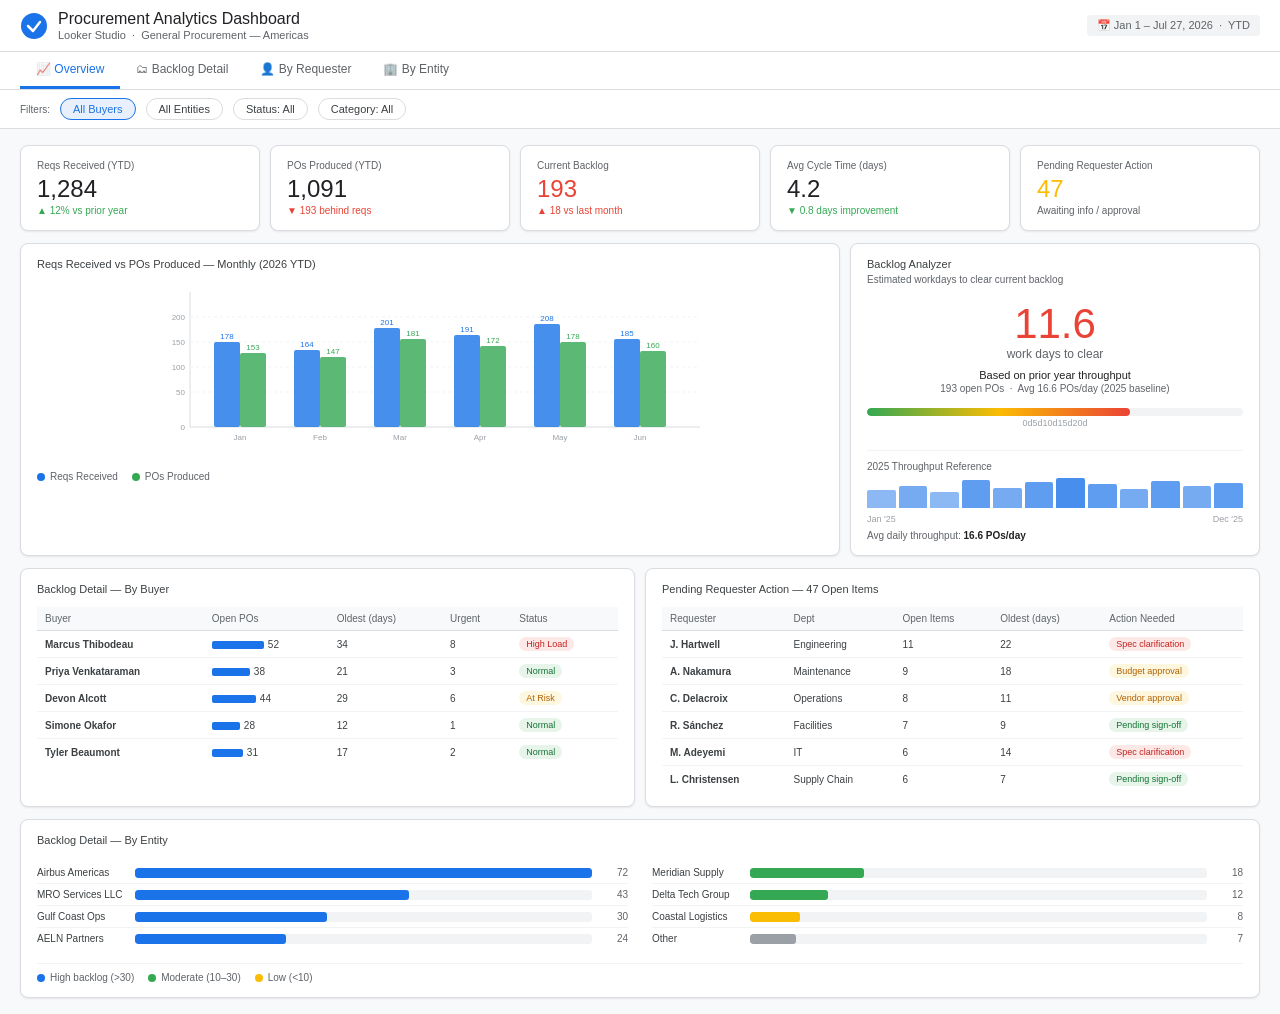
<file: dashboards/procurement-dashboard.html>
<!DOCTYPE html>
<html lang="en">
<head>
<meta charset="UTF-8">
<meta name="viewport" content="width=device-width, initial-scale=1.0">
<title>Procurement Analytics Dashboard — Looker Studio Style</title>
<style>
* { box-sizing: border-box; margin: 0; padding: 0; }
body { font-family: 'Google Sans', 'Roboto', sans-serif; background: #f8f9fa; font-size: 12px; color: #202124; }

/* HEADER */
.ls-header {
  background: white; border-bottom: 1px solid #dadce0;
  padding: 10px 20px; display: flex; align-items: center; justify-content: space-between;
}
.ls-logo { display: flex; align-items: center; gap: 10px; }
.ls-logo-icon { width: 28px; height: 28px; }
.ls-title { font-size: 16px; color: #202124; font-weight: 500; }
.ls-subtitle { font-size: 11px; color: #5f6368; margin-top: 1px; }
.ls-date { font-size: 11px; color: #5f6368; background: #f1f3f4; padding: 4px 10px; border-radius: 4px; }
.ls-tabs { display: flex; background: white; border-bottom: 1px solid #dadce0; padding: 0 20px; }
.ls-tab { padding: 10px 16px; font-size: 12px; color: #5f6368; cursor: pointer; border-bottom: 3px solid transparent; }
.ls-tab.active { color: #1a73e8; border-bottom-color: #1a73e8; font-weight: 500; }

/* FILTER BAR */
.filter-bar {
  background: white; border-bottom: 1px solid #dadce0;
  padding: 8px 20px; display: flex; gap: 10px; align-items: center;
}
.filter-chip {
  display: flex; align-items: center; gap: 6px;
  border: 1px solid #dadce0; border-radius: 16px; padding: 4px 12px;
  font-size: 11px; color: #3c4043; cursor: pointer; background: white;
}
.filter-chip.active { background: #e8f0fe; border-color: #1a73e8; color: #1a73e8; }
.filter-label { font-size: 10px; color: #5f6368; }

/* CANVAS */
.canvas { padding: 16px 20px; display: grid; gap: 12px; }

/* SCORECARD ROW */
.scorecard-row { display: grid; grid-template-columns: repeat(5, 1fr); gap: 10px; }
.scorecard {
  background: white; border-radius: 8px; padding: 14px 16px;
  border: 1px solid #dadce0; box-shadow: 0 1px 2px rgba(60,64,67,.1);
}
.sc-label { font-size: 10px; color: #5f6368; margin-bottom: 6px; font-weight: 500; }
.sc-value { font-size: 24px; font-weight: 400; color: #202124; line-height: 1; }
.sc-delta { font-size: 10px; margin-top: 4px; display: flex; align-items: center; gap: 3px; }
.sc-delta.up { color: #34a853; } .sc-delta.down { color: #ea4335; } .sc-delta.neutral { color: #5f6368; }

/* CHARTS */
.chart-row { display: grid; grid-template-columns: 2fr 1fr; gap: 10px; }
.chart-row-3 { display: grid; grid-template-columns: 1fr 1fr 1fr; gap: 10px; }
.chart-row-2 { display: grid; grid-template-columns: 1fr 1fr; gap: 10px; }

.card {
  background: white; border-radius: 8px; padding: 14px 16px;
  border: 1px solid #dadce0; box-shadow: 0 1px 2px rgba(60,64,67,.1);
}
.card-title { font-size: 11px; font-weight: 500; color: #3c4043; margin-bottom: 12px; }
.card-subtitle { font-size: 10px; color: #5f6368; margin-top: -8px; margin-bottom: 10px; }

/* REQS VS POS LINE CHART */
.chart-area { position: relative; }

/* BACKLOG GAUGE */
.gauge-wrap { display: flex; flex-direction: column; align-items: center; padding: 8px 0; }
.gauge-number { font-size: 42px; font-weight: 300; color: #ea4335; line-height: 1; }
.gauge-unit { font-size: 12px; color: #5f6368; margin-top: 2px; }
.gauge-label { font-size: 11px; color: #202124; margin-top: 8px; font-weight: 500; }
.gauge-sub { font-size: 10px; color: #5f6368; margin-top: 2px; text-align: center; }
.gauge-bar-wrap { width: 100%; background: #f1f3f4; border-radius: 4px; height: 8px; margin-top: 10px; overflow: hidden; }
.gauge-bar-fill { height: 100%; border-radius: 4px; background: linear-gradient(to right, #34a853, #fbbc04, #ea4335); }
.gauge-ticks { display: flex; justify-content: space-between; font-size: 9px; color: #9aa0a6; margin-top: 2px; }

/* DATA TABLE */
.data-table { width: 100%; border-collapse: collapse; font-size: 10px; }
.data-table th { background: #f8f9fa; color: #5f6368; font-weight: 500; padding: 6px 8px; text-align: left; border-bottom: 1px solid #dadce0; font-size: 10px; }
.data-table td { padding: 6px 8px; border-bottom: 1px solid #f1f3f4; color: #3c4043; }
.data-table tr:last-child td { border-bottom: none; }
.data-table tr:hover td { background: #f8f9fa; }
.status-badge { display: inline-block; padding: 2px 7px; border-radius: 10px; font-size: 9px; font-weight: 500; }
.badge-urgent { background: #fce8e6; color: #c5221f; }
.badge-normal { background: #e6f4ea; color: #137333; }
.badge-pending { background: #fef7e0; color: #b06000; }
.bar-inline { display: inline-block; height: 8px; border-radius: 2px; background: #1a73e8; vertical-align: middle; margin-right: 4px; }

/* MINI SPARKLINE */
.sparkline-row { display: flex; align-items: flex-end; gap: 3px; height: 30px; margin: 6px 0; }
.spark-bar { border-radius: 2px 2px 0 0; flex: 1; }

/* ENTITY TABLE */
.entity-row { display: flex; align-items: center; gap: 8px; padding: 5px 0; border-bottom: 1px solid #f1f3f4; }
.entity-row:last-child { border-bottom: none; }
.entity-name { font-size: 10px; color: #3c4043; width: 90px; flex-shrink: 0; }
.entity-bar-wrap { flex: 1; height: 10px; background: #f1f3f4; border-radius: 3px; overflow: hidden; }
.entity-bar-fill { height: 100%; border-radius: 3px; background: #1a73e8; }
.entity-val { font-size: 10px; color: #5f6368; width: 28px; text-align: right; flex-shrink: 0; }

/* GOOGLE COLOR DOTS */
.dot { width: 8px; height: 8px; border-radius: 50%; display: inline-block; }
.dot-blue { background: #1a73e8; }
.dot-green { background: #34a853; }
.dot-yellow { background: #fbbc04; }
.dot-red { background: #ea4335; }

.legend { display: flex; gap: 14px; font-size: 10px; color: #5f6368; margin-top: 6px; flex-wrap: wrap; }
.legend-item { display: flex; align-items: center; gap: 5px; }
</style>
</head>
<body>

<!-- HEADER -->
<div class="ls-header">
  <div class="ls-logo">
    <svg class="ls-logo-icon" viewBox="0 0 28 28" fill="none">
      <circle cx="14" cy="14" r="13" fill="#1a73e8"/>
      <path d="M8 14 L13 19 L20 10" stroke="white" stroke-width="2.5" stroke-linecap="round" stroke-linejoin="round" fill="none"/>
    </svg>
    <div>
      <div class="ls-title">Procurement Analytics Dashboard</div>
      <div class="ls-subtitle">Looker Studio &nbsp;·&nbsp; General Procurement — Americas</div>
    </div>
  </div>
  <div class="ls-date">📅 Jan 1 – Jul 27, 2026 &nbsp;·&nbsp; YTD</div>
</div>

<div class="ls-tabs">
  <div class="ls-tab active">📈 Overview</div>
  <div class="ls-tab">🗂 Backlog Detail</div>
  <div class="ls-tab">👤 By Requester</div>
  <div class="ls-tab">🏢 By Entity</div>
</div>

<div class="filter-bar">
  <span class="filter-label">Filters:</span>
  <div class="filter-chip active">All Buyers</div>
  <div class="filter-chip">All Entities</div>
  <div class="filter-chip">Status: All</div>
  <div class="filter-chip">Category: All</div>
</div>

<div class="canvas">

  <!-- SCORECARDS -->
  <div class="scorecard-row">
    <div class="scorecard">
      <div class="sc-label">Reqs Received (YTD)</div>
      <div class="sc-value">1,284</div>
      <div class="sc-delta up">▲ 12% vs prior year</div>
    </div>
    <div class="scorecard">
      <div class="sc-label">POs Produced (YTD)</div>
      <div class="sc-value">1,091</div>
      <div class="sc-delta down">▼ 193 behind reqs</div>
    </div>
    <div class="scorecard">
      <div class="sc-label">Current Backlog</div>
      <div class="sc-value" style="color:#ea4335">193</div>
      <div class="sc-delta down">▲ 18 vs last month</div>
    </div>
    <div class="scorecard">
      <div class="sc-label">Avg Cycle Time (days)</div>
      <div class="sc-value">4.2</div>
      <div class="sc-delta up">▼ 0.8 days improvement</div>
    </div>
    <div class="scorecard">
      <div class="sc-label">Pending Requester Action</div>
      <div class="sc-value" style="color:#fbbc04">47</div>
      <div class="sc-delta neutral">Awaiting info / approval</div>
    </div>
  </div>

  <!-- ROW 2: REQS vs POs + BACKLOG GAUGE -->
  <div class="chart-row">

    <!-- REQS vs POs Chart -->
    <div class="card">
      <div class="card-title">Reqs Received vs POs Produced — Monthly (2026 YTD)</div>
      <svg width="100%" height="180" viewBox="0 0 560 180">
        <!-- Grid -->
        <line x1="40" y1="10" x2="40" y2="145" stroke="#dadce0" stroke-width="1"/>
        <line x1="40" y1="145" x2="550" y2="145" stroke="#dadce0" stroke-width="1"/>
        <line x1="40" y1="35"  x2="550" y2="35"  stroke="#f1f3f4" stroke-width="1" stroke-dasharray="3,3"/>
        <line x1="40" y1="60"  x2="550" y2="60"  stroke="#f1f3f4" stroke-width="1" stroke-dasharray="3,3"/>
        <line x1="40" y1="85"  x2="550" y2="85"  stroke="#f1f3f4" stroke-width="1" stroke-dasharray="3,3"/>
        <line x1="40" y1="110" x2="550" y2="110" stroke="#f1f3f4" stroke-width="1" stroke-dasharray="3,3"/>
        <!-- Y labels -->
        <text x="35" y="148" fill="#9aa0a6" font-size="8" text-anchor="end">0</text>
        <text x="35" y="113" fill="#9aa0a6" font-size="8" text-anchor="end">50</text>
        <text x="35" y="88"  fill="#9aa0a6" font-size="8" text-anchor="end">100</text>
        <text x="35" y="63"  fill="#9aa0a6" font-size="8" text-anchor="end">150</text>
        <text x="35" y="38"  fill="#9aa0a6" font-size="8" text-anchor="end">200</text>
        <!-- X labels -->
        <text x="90"  y="158" fill="#9aa0a6" font-size="8" text-anchor="middle">Jan</text>
        <text x="170" y="158" fill="#9aa0a6" font-size="8" text-anchor="middle">Feb</text>
        <text x="250" y="158" fill="#9aa0a6" font-size="8" text-anchor="middle">Mar</text>
        <text x="330" y="158" fill="#9aa0a6" font-size="8" text-anchor="middle">Apr</text>
        <text x="410" y="158" fill="#9aa0a6" font-size="8" text-anchor="middle">May</text>
        <text x="490" y="158" fill="#9aa0a6" font-size="8" text-anchor="middle">Jun</text>
        <!-- REQS bars (blue) -->
        <rect x="64"  y="60"  width="26" height="85" fill="#1a73e8" rx="2" opacity="0.8"/>
        <rect x="144" y="68"  width="26" height="77" fill="#1a73e8" rx="2" opacity="0.8"/>
        <rect x="224" y="46"  width="26" height="99" fill="#1a73e8" rx="2" opacity="0.8"/>
        <rect x="304" y="53"  width="26" height="92" fill="#1a73e8" rx="2" opacity="0.8"/>
        <rect x="384" y="42"  width="26" height="103" fill="#1a73e8" rx="2" opacity="0.8"/>
        <rect x="464" y="57"  width="26" height="88" fill="#1a73e8" rx="2" opacity="0.8"/>
        <!-- POs bars (green) -->
        <rect x="90"  y="71"  width="26" height="74" fill="#34a853" rx="2" opacity="0.8"/>
        <rect x="170" y="75"  width="26" height="70" fill="#34a853" rx="2" opacity="0.8"/>
        <rect x="250" y="57"  width="26" height="88" fill="#34a853" rx="2" opacity="0.8"/>
        <rect x="330" y="64"  width="26" height="81" fill="#34a853" rx="2" opacity="0.8"/>
        <rect x="410" y="60"  width="26" height="85" fill="#34a853" rx="2" opacity="0.8"/>
        <rect x="490" y="69"  width="26" height="76" fill="#34a853" rx="2" opacity="0.8"/>
        <!-- Values -->
        <text x="77"  y="57"  fill="#1a73e8" font-size="8" text-anchor="middle">178</text>
        <text x="157" y="65"  fill="#1a73e8" font-size="8" text-anchor="middle">164</text>
        <text x="237" y="43"  fill="#1a73e8" font-size="8" text-anchor="middle">201</text>
        <text x="317" y="50"  fill="#1a73e8" font-size="8" text-anchor="middle">191</text>
        <text x="397" y="39"  fill="#1a73e8" font-size="8" text-anchor="middle">208</text>
        <text x="477" y="54"  fill="#1a73e8" font-size="8" text-anchor="middle">185</text>
        <text x="103" y="68"  fill="#34a853" font-size="8" text-anchor="middle">153</text>
        <text x="183" y="72"  fill="#34a853" font-size="8" text-anchor="middle">147</text>
        <text x="263" y="54"  fill="#34a853" font-size="8" text-anchor="middle">181</text>
        <text x="343" y="61"  fill="#34a853" font-size="8" text-anchor="middle">172</text>
        <text x="423" y="57"  fill="#34a853" font-size="8" text-anchor="middle">178</text>
        <text x="503" y="66"  fill="#34a853" font-size="8" text-anchor="middle">160</text>
      </svg>
      <div class="legend">
        <div class="legend-item"><div class="dot dot-blue"></div>Reqs Received</div>
        <div class="legend-item"><div class="dot dot-green"></div>POs Produced</div>
      </div>
    </div>

    <!-- BACKLOG ANALYZER -->
    <div class="card">
      <div class="card-title">Backlog Analyzer</div>
      <div class="card-subtitle">Estimated workdays to clear current backlog</div>
      <div class="gauge-wrap">
        <div class="gauge-number">11.6</div>
        <div class="gauge-unit">work days to clear</div>
        <div class="gauge-label">Based on prior year throughput</div>
        <div class="gauge-sub">193 open POs &nbsp;·&nbsp; Avg 16.6 POs/day (2025 baseline)</div>
        <div class="gauge-bar-wrap" style="margin-top:14px">
          <div class="gauge-bar-fill" style="width:70%"></div>
        </div>
        <div class="gauge-ticks"><span>0d</span><span>5d</span><span>10d</span><span>15d</span><span>20d</span></div>
      </div>
      <div style="margin-top:14px; border-top:1px solid #f1f3f4; padding-top:10px;">
        <div style="font-size:10px;color:#5f6368;margin-bottom:6px;font-weight:500">2025 Throughput Reference</div>
        <div class="sparkline-row">
          <div class="spark-bar" style="height:18px;background:#1a73e8;opacity:0.5"></div>
          <div class="spark-bar" style="height:22px;background:#1a73e8;opacity:0.6"></div>
          <div class="spark-bar" style="height:16px;background:#1a73e8;opacity:0.5"></div>
          <div class="spark-bar" style="height:28px;background:#1a73e8;opacity:0.7"></div>
          <div class="spark-bar" style="height:20px;background:#1a73e8;opacity:0.6"></div>
          <div class="spark-bar" style="height:26px;background:#1a73e8;opacity:0.7"></div>
          <div class="spark-bar" style="height:30px;background:#1a73e8;opacity:0.8"></div>
          <div class="spark-bar" style="height:24px;background:#1a73e8;opacity:0.7"></div>
          <div class="spark-bar" style="height:19px;background:#1a73e8;opacity:0.6"></div>
          <div class="spark-bar" style="height:27px;background:#1a73e8;opacity:0.7"></div>
          <div class="spark-bar" style="height:22px;background:#1a73e8;opacity:0.6"></div>
          <div class="spark-bar" style="height:25px;background:#1a73e8;opacity:0.7"></div>
        </div>
        <div style="font-size:9px;color:#9aa0a6;display:flex;justify-content:space-between;margin-top:2px"><span>Jan '25</span><span>Dec '25</span></div>
        <div style="font-size:10px;color:#5f6368;margin-top:6px">Avg daily throughput: <strong style="color:#202124">16.6 POs/day</strong></div>
      </div>
    </div>

  </div>

  <!-- ROW 3: BACKLOG DETAIL BY BUYER + PENDING REQUESTER ACTION -->
  <div class="chart-row-2">

    <!-- BACKLOG BY BUYER -->
    <div class="card">
      <div class="card-title">Backlog Detail — By Buyer</div>
      <table class="data-table">
        <thead>
          <tr>
            <th>Buyer</th>
            <th>Open POs</th>
            <th>Oldest (days)</th>
            <th>Urgent</th>
            <th>Status</th>
          </tr>
        </thead>
        <tbody>
          <tr>
            <td><strong>Marcus Thibodeau</strong></td>
            <td><span class="bar-inline" style="width:52px"></span>52</td>
            <td>34</td><td>8</td>
            <td><span class="status-badge badge-urgent">High Load</span></td>
          </tr>
          <tr>
            <td><strong>Priya Venkataraman</strong></td>
            <td><span class="bar-inline" style="width:38px"></span>38</td>
            <td>21</td><td>3</td>
            <td><span class="status-badge badge-normal">Normal</span></td>
          </tr>
          <tr>
            <td><strong>Devon Alcott</strong></td>
            <td><span class="bar-inline" style="width:44px"></span>44</td>
            <td>29</td><td>6</td>
            <td><span class="status-badge badge-pending">At Risk</span></td>
          </tr>
          <tr>
            <td><strong>Simone Okafor</strong></td>
            <td><span class="bar-inline" style="width:28px"></span>28</td>
            <td>12</td><td>1</td>
            <td><span class="status-badge badge-normal">Normal</span></td>
          </tr>
          <tr>
            <td><strong>Tyler Beaumont</strong></td>
            <td><span class="bar-inline" style="width:31px"></span>31</td>
            <td>17</td><td>2</td>
            <td><span class="status-badge badge-normal">Normal</span></td>
          </tr>
        </tbody>
      </table>
    </div>

    <!-- PENDING REQUESTER ACTION -->
    <div class="card">
      <div class="card-title">Pending Requester Action — 47 Open Items</div>
      <table class="data-table">
        <thead>
          <tr>
            <th>Requester</th>
            <th>Dept</th>
            <th>Open Items</th>
            <th>Oldest (days)</th>
            <th>Action Needed</th>
          </tr>
        </thead>
        <tbody>
          <tr>
            <td><strong>J. Hartwell</strong></td>
            <td>Engineering</td>
            <td>11</td><td>22</td>
            <td><span class="status-badge badge-urgent">Spec clarification</span></td>
          </tr>
          <tr>
            <td><strong>A. Nakamura</strong></td>
            <td>Maintenance</td>
            <td>9</td><td>18</td>
            <td><span class="status-badge badge-pending">Budget approval</span></td>
          </tr>
          <tr>
            <td><strong>C. Delacroix</strong></td>
            <td>Operations</td>
            <td>8</td><td>11</td>
            <td><span class="status-badge badge-pending">Vendor approval</span></td>
          </tr>
          <tr>
            <td><strong>R. Sánchez</strong></td>
            <td>Facilities</td>
            <td>7</td><td>9</td>
            <td><span class="status-badge badge-normal">Pending sign-off</span></td>
          </tr>
          <tr>
            <td><strong>M. Adeyemi</strong></td>
            <td>IT</td>
            <td>6</td><td>14</td>
            <td><span class="status-badge badge-urgent">Spec clarification</span></td>
          </tr>
          <tr>
            <td><strong>L. Christensen</strong></td>
            <td>Supply Chain</td>
            <td>6</td><td>7</td>
            <td><span class="status-badge badge-normal">Pending sign-off</span></td>
          </tr>
        </tbody>
      </table>
    </div>

  </div>

  <!-- ROW 4: BACKLOG BY ENTITY -->
  <div class="card">
    <div class="card-title">Backlog Detail — By Entity</div>
    <div style="display:grid;grid-template-columns:1fr 1fr;gap:24px;padding:4px 0">
      <div>
        <div class="entity-row">
          <div class="entity-name">Airbus Americas</div>
          <div class="entity-bar-wrap"><div class="entity-bar-fill" style="width:100%"></div></div>
          <div class="entity-val">72</div>
        </div>
        <div class="entity-row">
          <div class="entity-name">MRO Services LLC</div>
          <div class="entity-bar-wrap"><div class="entity-bar-fill" style="width:60%"></div></div>
          <div class="entity-val">43</div>
        </div>
        <div class="entity-row">
          <div class="entity-name">Gulf Coast Ops</div>
          <div class="entity-bar-wrap"><div class="entity-bar-fill" style="width:42%"></div></div>
          <div class="entity-val">30</div>
        </div>
        <div class="entity-row">
          <div class="entity-name">AELN Partners</div>
          <div class="entity-bar-wrap"><div class="entity-bar-fill" style="width:33%"></div></div>
          <div class="entity-val">24</div>
        </div>
      </div>
      <div>
        <div class="entity-row">
          <div class="entity-name">Meridian Supply</div>
          <div class="entity-bar-wrap"><div class="entity-bar-fill" style="width:25%;background:#34a853"></div></div>
          <div class="entity-val">18</div>
        </div>
        <div class="entity-row">
          <div class="entity-name">Delta Tech Group</div>
          <div class="entity-bar-wrap"><div class="entity-bar-fill" style="width:17%;background:#34a853"></div></div>
          <div class="entity-val">12</div>
        </div>
        <div class="entity-row">
          <div class="entity-name">Coastal Logistics</div>
          <div class="entity-bar-wrap"><div class="entity-bar-fill" style="width:11%;background:#fbbc04"></div></div>
          <div class="entity-val">8</div>
        </div>
        <div class="entity-row">
          <div class="entity-name">Other</div>
          <div class="entity-bar-wrap"><div class="entity-bar-fill" style="width:10%;background:#9aa0a6"></div></div>
          <div class="entity-val">7</div>
        </div>
      </div>
    </div>
    <div class="legend" style="margin-top:10px;border-top:1px solid #f1f3f4;padding-top:8px">
      <div class="legend-item"><div class="dot dot-blue"></div>High backlog (&gt;30)</div>
      <div class="legend-item"><div class="dot dot-green"></div>Moderate (10–30)</div>
      <div class="legend-item"><div class="dot dot-yellow"></div>Low (&lt;10)</div>
    </div>
  </div>

</div>
</body>
</html>
</file>
<file: assets/style.css>
/* ============================================================
   Courtny Robinson — Portfolio
   Shared stylesheet
   ============================================================ */

*, *::before, *::after { box-sizing: border-box; margin: 0; padding: 0; }

:root {
  --navy: #0D1B2A;
  --navy-soft: #1c3350;
  --teal: #1D9E75;
  --teal-dark: #0F6E56;
  --teal-light: #E1F5EE;
  --cream: #FAFAF8;
  --muted: #6B7280;
  --text: #1a1a1a;
  --text-soft: #4B5563;
  --border: rgba(0,0,0,0.09);
  --chip-bg: #F3F4F6;
}

html { scroll-behavior: smooth; }

body {
  font-family: 'Inter', -apple-system, BlinkMacSystemFont, sans-serif;
  background: var(--cream);
  color: var(--text);
  line-height: 1.6;
  -webkit-font-smoothing: antialiased;
}

/* ---------- Layout ---------- */
.wrap { max-width: 900px; margin: 0 auto; padding: 0 2rem; }
section { padding: 5rem 0; }
.divider { height: 1px; background: var(--border); max-width: 900px; margin: 0 auto; }

/* ---------- Nav ---------- */
nav {
  position: sticky; top: 0; z-index: 100;
  background: rgba(250,250,248,0.93);
  backdrop-filter: blur(10px);
  border-bottom: 1px solid var(--border);
}
.nav-inner {
  max-width: 900px; margin: 0 auto; padding: 0 2rem; height: 60px;
  display: flex; justify-content: space-between; align-items: center;
}
.nav-logo {
  font-family: 'DM Serif Display', Georgia, serif;
  font-size: 1.1rem; color: var(--navy); letter-spacing: -0.02em;
  text-decoration: none;
}
.nav-links { display: flex; gap: 1.75rem; list-style: none; }
.nav-links a {
  font-size: 0.8rem; font-weight: 500; color: var(--muted);
  text-decoration: none; letter-spacing: 0.04em; text-transform: uppercase;
  transition: color 0.2s; padding-bottom: 2px;
}
.nav-links a:hover, .nav-links a.active { color: var(--teal); }
.nav-links a.active { border-bottom: 2px solid var(--teal); }

.nav-toggle {
  display: none; background: none; border: none; cursor: pointer;
  font-size: 1.4rem; color: var(--navy);
}

/* ---------- Typography ---------- */
h1 {
  font-family: 'DM Serif Display', Georgia, serif;
  font-size: clamp(2.2rem, 5.5vw, 3.5rem);
  line-height: 1.1; color: var(--navy);
  letter-spacing: -0.03em; margin-bottom: 1.1rem;
}
h2 {
  font-family: 'DM Serif Display', Georgia, serif;
  font-size: clamp(1.6rem, 3.5vw, 2.1rem);
  color: var(--navy); letter-spacing: -0.02em; margin-bottom: 2rem;
}
h3 {
  font-family: 'DM Serif Display', Georgia, serif;
  font-size: 1.25rem; color: var(--navy);
  letter-spacing: -0.01em; margin-bottom: 0.6rem;
}
.eyebrow {
  font-size: 0.72rem; font-weight: 600; letter-spacing: 0.12em;
  text-transform: uppercase; color: var(--teal); margin-bottom: 0.8rem;
}
.lede { font-size: 1.05rem; color: var(--muted); line-height: 1.7; max-width: 620px; }

/* ---------- Hero ---------- */
#hero {
  padding-top: 5.5rem; padding-bottom: 4rem;
  display: grid; grid-template-columns: minmax(0, 1fr) 140px;
  align-items: start; gap: 3rem;
}
.avatar {
  width: 140px; height: 140px; min-width: 140px; max-width: 140px;
  border-radius: 50%;
  background: linear-gradient(135deg, var(--teal) 0%, var(--teal-dark) 100%);
  display: flex; align-items: center; justify-content: center;
  font-family: 'DM Serif Display', Georgia, serif;
  font-size: 2.8rem; color: #fff; flex-shrink: 0;
  box-shadow: 0 8px 32px rgba(29,158,117,0.25);
  overflow: hidden; padding: 0;
}
.avatar img {
  width: 100%; height: 100%;
  object-fit: cover; display: block;
}

/* ---------- Badges & chips ---------- */
.badge-row { display: flex; flex-wrap: wrap; gap: 8px; margin: 1.75rem 0; }
.badge {
  font-size: 0.7rem; font-weight: 600; letter-spacing: 0.06em;
  text-transform: uppercase; padding: 5px 12px; border-radius: 100px;
  background: var(--teal-light); color: var(--teal-dark);
}
.chips { display: flex; flex-wrap: wrap; gap: 6px; }
.chip {
  font-size: 0.72rem; font-weight: 500; padding: 3px 10px;
  border-radius: 6px; background: var(--chip-bg); color: #374151;
}
.tag {
  font-size: 0.66rem; font-weight: 700; letter-spacing: 0.1em;
  text-transform: uppercase; color: var(--teal-dark);
  background: var(--teal-light); padding: 4px 10px;
  border-radius: 100px; display: inline-block; margin-bottom: 0.8rem;
}
.tag-progress { background: #FEF3C7; color: #92400E; }

/* ---------- Buttons ---------- */
.btn-row { display: flex; gap: 10px; flex-wrap: wrap; }
.btn {
  font-size: 0.83rem; font-weight: 600; padding: 10px 20px;
  border-radius: 8px; text-decoration: none; cursor: pointer;
  display: inline-flex; align-items: center; gap: 6px;
  transition: all 0.2s; border: 1.5px solid transparent;
}
.btn-primary { background: var(--navy); color: #fff; }
.btn-primary:hover { background: var(--navy-soft); }
.btn-outline {
  background: transparent; color: var(--teal);
  border-color: var(--teal); font-weight: 500;
}
.btn-outline:hover { background: var(--teal); color: #fff; }
.btn-ghost {
  background: transparent; color: var(--navy); border-color: var(--navy);
  font-weight: 500;
}
.btn-ghost:hover { background: var(--navy); color: #fff; }

/* ---------- Cards ---------- */
.card {
  background: #fff; border: 1px solid var(--border);
  border-radius: 14px; overflow: hidden;
  transition: box-shadow 0.2s, transform 0.2s;
}
.card:hover { box-shadow: 0 10px 34px rgba(0,0,0,0.08); transform: translateY(-2px); }
.card-body { padding: 1.5rem 1.75rem 1.75rem; }
.card-body p { font-size: 0.9rem; line-height: 1.7; color: var(--text-soft); margin-bottom: 1rem; }

.thumb { height: 130px; position: relative; }
.thumb-evm { background: linear-gradient(135deg, var(--navy) 0%, var(--navy-soft) 100%); }
.thumb-proc { background: linear-gradient(135deg, var(--navy) 0%, #14405e 100%); }
.thumb-research { background: linear-gradient(135deg, #1a2f44 0%, #2a4a68 100%); }

/* ---------- Grids ---------- */
.grid-2 { display: grid; grid-template-columns: 1fr 1fr; gap: 1.5rem; }
.grid-auto { display: grid; grid-template-columns: repeat(auto-fit, minmax(220px,1fr)); gap: 1.25rem; }

.group-label {
  font-size: 0.7rem; font-weight: 700; letter-spacing: 0.12em;
  text-transform: uppercase; color: var(--muted);
  margin: 2.5rem 0 1.25rem; padding-bottom: 0.5rem;
  border-bottom: 1px solid var(--border);
}
.group-label:first-of-type { margin-top: 0; }

/* ---------- About ---------- */
.about-text { font-size: 1.02rem; line-height: 1.85; color: var(--text-soft); max-width: 680px; }
.about-text p { margin-bottom: 1rem; }

.value-item {
  background: #fff; border: 1px solid var(--border);
  border-left: 3px solid var(--teal);
  border-radius: 0 10px 10px 0; padding: 1rem 1.25rem;
}
.value-item strong { display: block; color: var(--navy); font-size: 0.92rem; margin-bottom: 0.25rem; }
.value-item span { font-size: 0.84rem; color: var(--muted); line-height: 1.6; }

/* ---------- Skills ---------- */
.skill-group {
  background: #fff; border: 1px solid var(--border);
  border-radius: 12px; padding: 1.25rem 1.5rem;
}
.skill-group-title {
  font-size: 0.7rem; font-weight: 700; letter-spacing: 0.1em;
  text-transform: uppercase; color: var(--teal); margin-bottom: 0.9rem;
}
.skill-list { list-style: none; }
.skill-list li {
  font-size: 0.87rem; color: var(--text-soft); padding: 5px 0;
  border-bottom: 1px solid var(--border);
  display: flex; align-items: center; gap: 8px;
}
.skill-list li:last-child { border-bottom: none; }
.dot { width: 6px; height: 6px; border-radius: 50%; background: var(--teal); flex-shrink: 0; }

/* ---------- Contact ---------- */
.contact-link {
  display: flex; align-items: center; gap: 12px;
  font-size: 0.88rem; color: var(--navy); text-decoration: none;
  padding: 11px 15px; border-radius: 10px; background: #fff;
  border: 1px solid var(--border); transition: all 0.2s; margin-bottom: 10px;
}
.contact-link:hover { border-color: var(--teal); color: var(--teal); }
.contact-icon {
  width: 32px; height: 32px; border-radius: 8px; background: var(--teal-light);
  display: flex; align-items: center; justify-content: center;
  font-size: 15px; flex-shrink: 0; color: var(--teal-dark); font-weight: 600;
}

.cert-block {
  background: #fff; border: 1px solid var(--border);
  border-radius: 14px; padding: 1.5rem;
}
.cert-item {
  display: flex; align-items: flex-start; gap: 10px;
  padding: 8px 0; border-bottom: 1px solid var(--border);
  font-size: 0.85rem; color: var(--text-soft); line-height: 1.45;
}
.cert-item:last-child { border-bottom: none; }
.check {
  width: 19px; height: 19px; border-radius: 50%;
  background: var(--teal-light); color: var(--teal-dark);
  display: flex; align-items: center; justify-content: center;
  font-size: 10px; font-weight: 700; flex-shrink: 0; margin-top: 2px;
}

/* ---------- Project detail pages ---------- */
.detail-banner {
  height: 180px; border-radius: 14px; margin-bottom: 2rem;
  display: flex; align-items: center; justify-content: center;
}
.pps-block { margin-bottom: 2.25rem; }
.pps-label {
  font-size: 0.7rem; font-weight: 700; letter-spacing: 0.12em;
  text-transform: uppercase; color: var(--teal); margin-bottom: 0.6rem;
}
.pps-block p { font-size: 0.96rem; line-height: 1.8; color: var(--text-soft); margin-bottom: 0.9rem; }
.back-link {
  font-size: 0.83rem; color: var(--muted); text-decoration: none;
  display: inline-flex; align-items: center; gap: 5px; margin-bottom: 1.5rem;
}
.back-link:hover { color: var(--teal); }

.callout {
  background: #fff; border: 1px solid var(--border);
  border-left: 3px solid var(--teal); border-radius: 0 10px 10px 0;
  padding: 1.1rem 1.35rem; font-size: 0.88rem;
  color: var(--text-soft); line-height: 1.7; margin: 1.75rem 0;
}
.callout strong { color: var(--navy); }
.callout-warn { border-left-color: #F59E0B; }

/* ---------- Footer ---------- */
footer {
  border-top: 1px solid var(--border); padding: 2.5rem 2rem;
  text-align: center; font-size: 0.8rem; color: var(--muted);
}
footer a { color: var(--teal); text-decoration: none; }
footer a:hover { text-decoration: underline; }

/* ---------- Scroll reveal ---------- */
.reveal { opacity: 0; transform: translateY(18px); transition: opacity .6s ease, transform .6s ease; }
.reveal.visible { opacity: 1; transform: none; }
@media (prefers-reduced-motion: reduce) {
  .reveal { opacity: 1; transform: none; transition: none; }
  html { scroll-behavior: auto; }
}

/* ---------- Responsive ---------- */
@media (max-width: 720px) {
  .wrap { padding: 0 1.25rem; }
  .nav-inner { padding: 0 1.25rem; }
  section { padding: 3.25rem 0; }
  #hero { grid-template-columns: 1fr; padding-top: 3rem; }
  .avatar { min-width: 88px; max-width: 88px; }
  .avatar { width: 88px; height: 88px; font-size: 1.9rem; }
  .grid-2 { grid-template-columns: 1fr; }
  .nav-links {
    display: none; position: absolute; top: 60px; left: 0; right: 0;
    background: var(--cream); flex-direction: column; gap: 0;
    padding: 0.5rem 1.25rem 1rem; border-bottom: 1px solid var(--border);
  }
  .nav-links.open { display: flex; }
  .nav-links li { padding: 0.6rem 0; }
  .nav-toggle { display: block; }
  .btn-row .btn { flex: 1; justify-content: center; }
}
</file>
